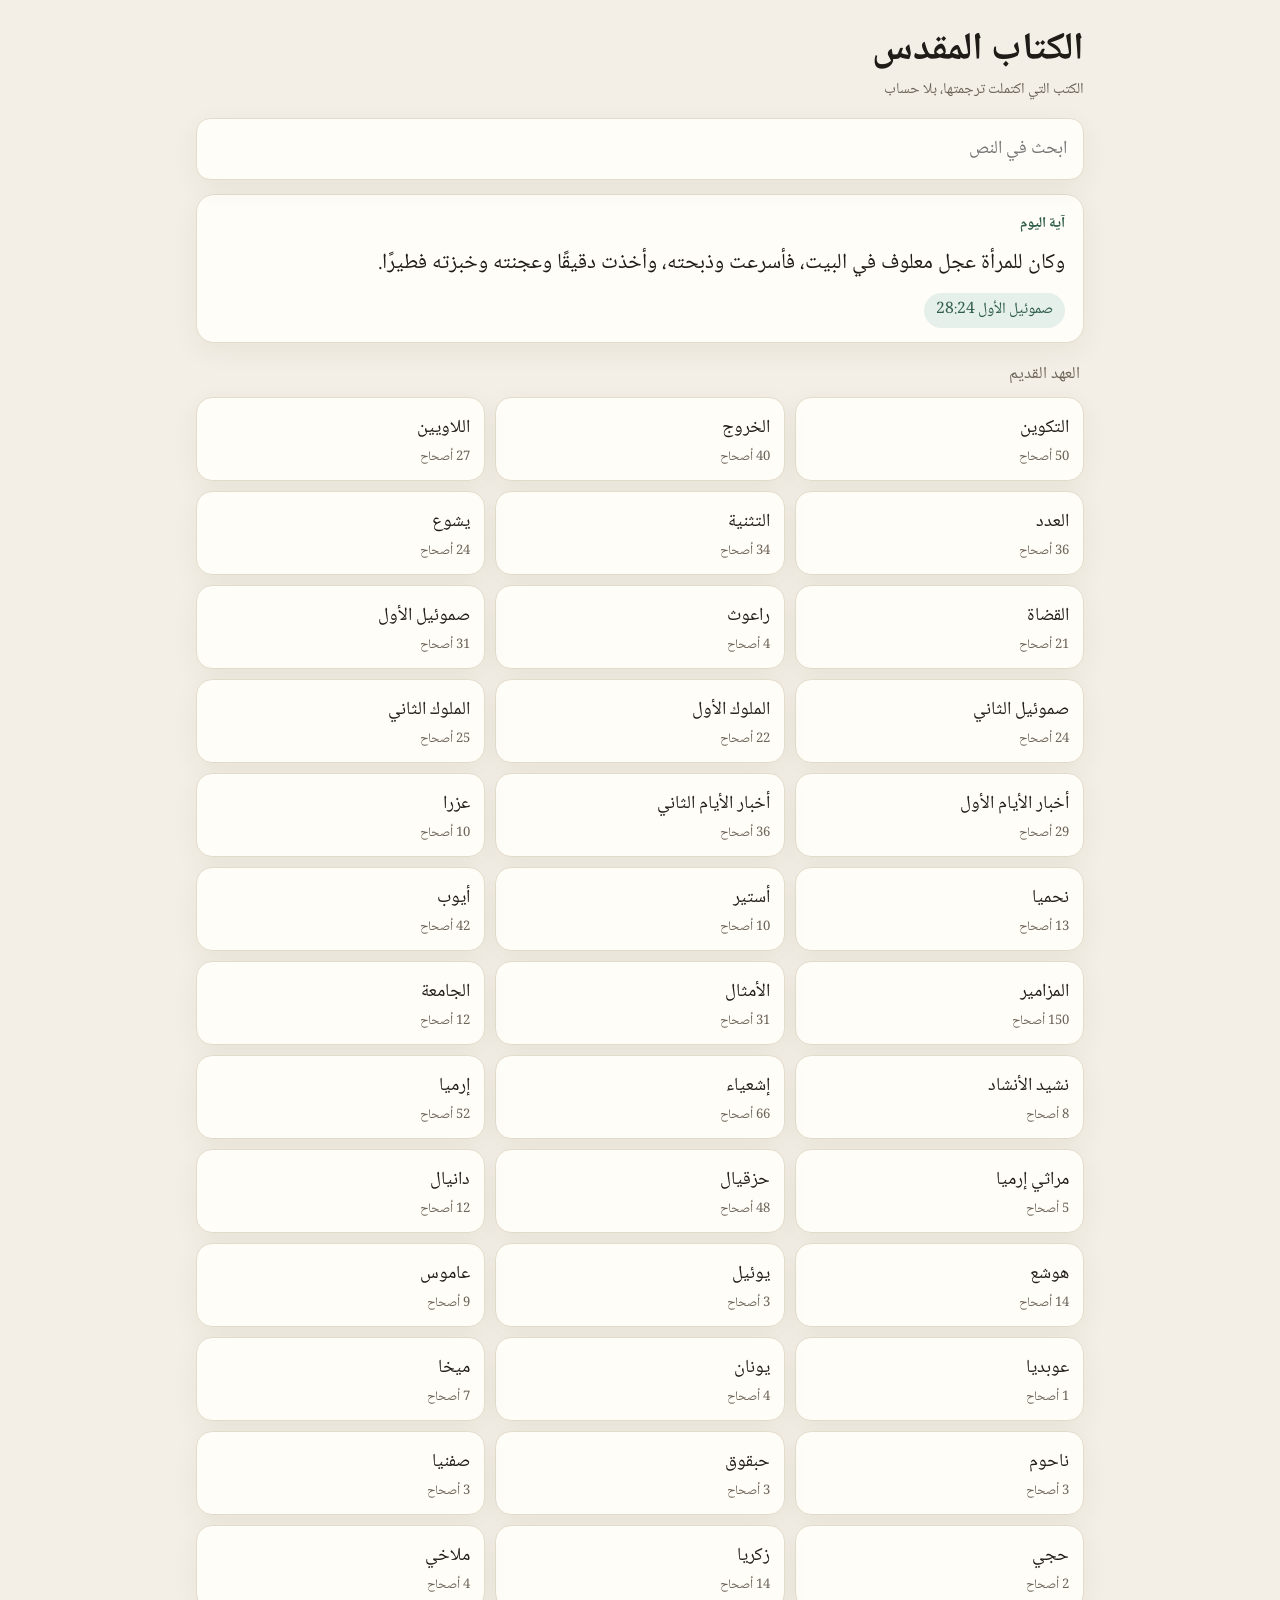
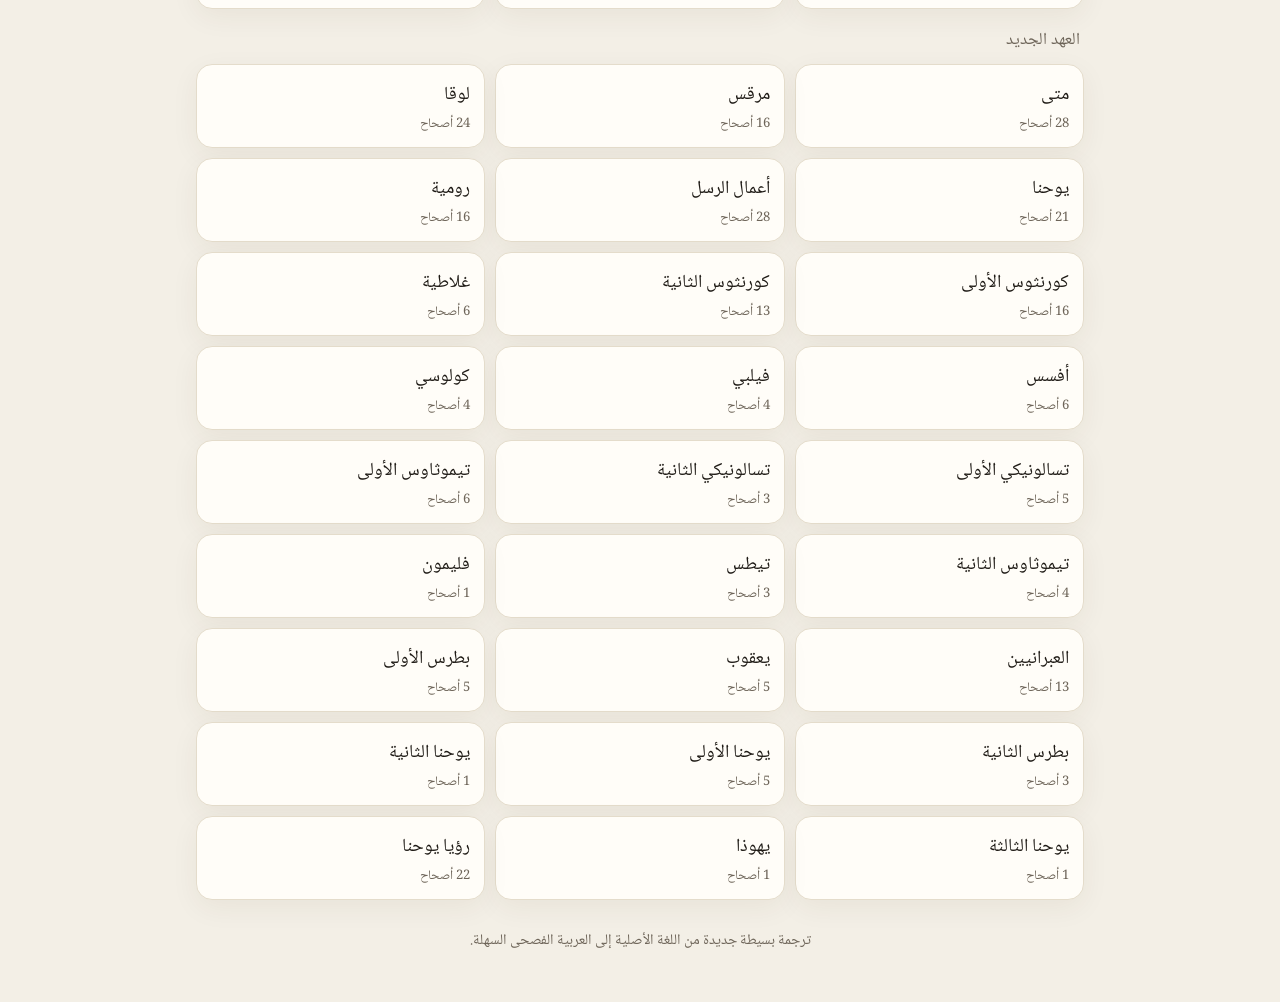
<file: index.html>
<!DOCTYPE html>
<html lang="ar" dir="rtl">
<head>
  <meta charset="utf-8">
  <meta name="viewport" content="width=device-width, initial-scale=1">
  <meta http-equiv="Cache-Control" content="no-cache, no-store, must-revalidate">
  <meta http-equiv="Pragma" content="no-cache">
  <meta http-equiv="Expires" content="0">
  <meta http-equiv="refresh" content="0;url=r.html">
  <title>الكتاب المقدس</title>
  <script>
    try {
      if (navigator.serviceWorker && navigator.serviceWorker.getRegistrations) {
        navigator.serviceWorker.getRegistrations().then(function (regs) {
          for (var i = 0; i < regs.length; i++) regs[i].unregister();
        });
      }
    } catch (e) {}
    location.replace("r.html" + (location.hash || ""));
  </script>
  <script>window.NOTES_DATA = {"jhn":{"1":{"1":"الكلمة هنا هو الابن، يسوع المسيح، لا مجرد صوت أو كلام. كان منذ الأزل عند الآب، وهو الله، لا إلهًا ثانيًا بجانب الله. فالكتاب يعلن إلهًا واحدًا، والابن واحد مع الآب في الجوهر ومتميز عنه في شخصه. لذلك نسجد ليسوع ونثق به وحده للخلاص.","3":"كل ما وُجد، وُجد بالكلمة. فلو كان الابن مخلوقًا لما صح أن يقال إن كل شيء به كان. هو الخالق لا جزء من الخليقة. هذا يحفظ كرامة المسيح كما يعلنها الكتاب، ويرد كل قول يجعله أقل من الله.","14":"الأزلي الذي هو الله صار إنسانًا حقيقيًا وسكن بين الناس. لم يتحول عن كونه الله، بل أخذ جسدًا فصار لنا أخًا ووسيطًا. مجده الذي رآه التلاميذ مجد الابن الوحيد من الآب، مملوءًا نعمة وحقًا. الخلاص جاء به شخصًا، لا بفكرة ولا بطقس.","18":"لا أحد رأى الله في كماله، والابن الوحيد الذي في حضن الآب هو الذي أخبر عنه. يسوع يعرّفنا بالله لأنه منه ومنذ الأزل عنده. ليست هناك واسطة أخرى تكشف الآب. من أراد أن يعرف الله فليسمع للابن."},"3":{"3":"الولادة من فوق عمل يعمله الله، لا تحسين أخلاق يصنعه الإنسان بنفسه. من دون هذه الولادة لا يرى أحد ملكوت الله، مهما كان دينه أو أصله. يسوع يقول هذا لمعلم في إسرائيل، فالمعرفة وحدها لا تكفي. الملكوت يُدخل إليه بالنعمة التي تجدّد القلب.","5":"يسوع يكلم نيقوديموس عن الولادة من فوق، لا عن طقس يُجريه الناس. الماء والروح يشيران إلى التطهير والحياة الجديدة التي وعد الله أن يعطيها بروحه. دخول الملكوت ليس بماء يُسكب على من لم يؤمن، بل بميلاد يعمله الروح. والآية السابقة تجعل الشرط أن يولد الإنسان من فوق، وهذا عطية لا أجر.","16":"هذه الآية تجمع البشارة: الله أحب العالم فوهب ابنه، لا لأن العالم استحق ذلك. الحياة الأبدية ليست ثمن أعمال ولا ثمن طقوس، بل عطية لكل من يؤمن بالابن. والدعوة ليست لشعب واحد، فكل من يؤمن، من أي أمة، لا يهلك بل يحيا. الهلاك لمن يرفض الابن، لا لمن لم يكمل طقسًا."},"5":{"24":"من يسمع كلام المسيح ويؤمن بالذي أرسله فله حياة أبدية الآن، لا مجرد رجاء غامض. يسوع يقول إنه لا يأتي إلى دينونة الهلاك، بل قد انتقل من الموت إلى الحياة. هذا الانتقال بالإيمان، لا بعمل نضيفه إلى الصليب. من صدق الابن يقدر أن يطمئن إلى وعده."},"6":{"53":"يسوع يتكلم بصورة قوية عن أخذ حياته لأنفسنا. الأكل والشرب هنا ليسا مضغ جسد مادي، لأنه يقول بعد قليل إن الجسد لا يفيد شيئًا وإن الروح هو الذي يحيي. المعنى أن نقبل موته لأجلنا بالإيمان فنحيا. من يرفض الاتكال على جسده المبذول ودمه المسفوك يبقى بلا هذه الحياة.","54":"من يأكل جسد المسيح ويشرب دمه، أي من يؤمن به مصلوبًا لأجله، فله حياة أبدية. يسوع هو الذي يقيمه في اليوم الأخير، فالرجاء منه لا من استحقاق الآكل. الكلام لا يصف خبزًا يتحول على مائدة إلى جسد يُعاد تقديمه. الحياة عطية حاضرة لمن يثبت على الإيمان به.","55":"قوله إن جسده مأكل حق ودمه مشرب حق يعني أنه الغذاء الحقيقي للنفس. الحق هنا مقابل الطعام الذي يفنى، لا تحول الخبز والخمر في جوهرهما. نشبع حين نثق بالمسيح نفسه. طقس بلا إيمان لا يطعم أحدًا حياة أبدية.","56":"الثبوت في المسيح وثبوته فينا شركة بالإيمان، لا امتزاج جسدي بمادة الخبز. من يقبل المسيح يحيا فيه، والمسيح يحيا فيه بالروح. هذه الشركة عطية لكل من يؤمن من أي شعب، لا امتياز طقس مغلق على جماعة. الثبوت يظهر في الثقة والطاعة، وهو ثمر الحياة لا ثمنها.","63":"هذه الآية مفتاح كلام يسوع عن الأكل والشرب. الروح هو الذي يحيي، أما الجسد فلا يفيد شيئًا، وكلام المسيح روح وحياة. فنقبل كلامه بالإيمان لا بمحاولة جسدية. لذلك لا يُفهم الأصحاح على أن الخلاص يتم بتحول الخبز، بل بقبول الابن الذي يتكلم."},"8":{"58":"يسوع لا يقول فقط إنه وُجد قبل إبراهيم، بل يقول: أنا كائن، بصيغة تذكّر باسم الله «أهيه». اليهود فهموا أنه ينسب لنفسه ما لله، لذلك أرادوا رجمه. الابن كان قبل إبراهيم لأنه الأزلي لا لأنه مخلوق أول. هذا الإقرار من فم المسيح نفسه، والكتاب هو الحكم فيه."},"10":{"28":"يسوع يعطي خرافه حياة أبدية، ويقول إنها لن تهلك وإن أحدًا لا يخطفها من يده. الحفظ من قوته لا من كمال ثباتنا. هذا لا يبيح الاستهانة بالخطية، فالمؤمن يحب الذي خلصه ويسلك وراءه. لكنه يطمئن: من كان حقًا للمسيح محفوظ بنعمته إلى النهاية.","30":"قوله «أنا والآب واحد» وحدة في الجوهر والعمل، لا إنكار أنهما شخصان. يسوع لا يجعل نفسه مخلوقًا قريبًا من الله، فالسامعونه همّوا برجمه لأنه جعل نفسه إلهًا. نؤمن بإله واحد، والآب والابن واحد فيه بلا اختلاط للأشخاص. هكذا نعبد الابن كما نعبد الآب."},"14":{"6":"يسوع لا يقول إنه طريق من بين طرق، بل إنه الطريق والحق والحياة. ليس أحد يأتي إلى الآب إلا به، لا بطقوس ولا بصلاحنا ولا بوسيط آخر. هذا ليس قسوة، بل رحمة: الله فتح بابًا صادقًا واحدًا لكل الناس. من أي أمة كان الإنسان، فالإيمان بيسوع هو المجيء إلى الآب.","9":"من رأى يسوع فقد رأى الآب، لأن الابن يظهر الآب ظهورًا كاملًا. ليس المعنى أن الآب والابن شخص واحد بلا تمييز، فيسوع يقول أيضًا إنه ماض إلى الآب. المعنى أن الله الذي لا يُرى يُعرف في الابن المتجسد. لذلك لا نطلب طريقًا إلى الله يتخطى المسيح.","28":"قوله «أبي أعظم مني» يُقال وهو ماض إلى الآب في طريق الصليب والطاعة. الابن في تجسده أخذ مقام العبد المرسل، فالآب أعظم في ترتيب الإرسال لا في جوهر ألوهية أقل. يسوع نفسه قال إنه والآب واحد. فالآية لا تجعل الابن إلهًا أصغر، بل تبرز تواضعه."},"17":{"3":"الحياة الأبدية أن نعرف الآب الإله الحقيقي، ويسوع المسيح الذي أرسله. ذكر الآب وحده إلهًا حقًا لا ينفي لاهوت الابن، فالسياق صلاة الابن الذي له مجد عند الآب قبل العالم. المعرفة هنا ثقة وطاعة، لا معلومة تُحفظ. والحياة في هذه المعرفة عطية، لا نتيجة أعمال نجمعها."},"19":{"30":"قوله «قد أُكمل» يعني أن عمل الفداء تم على الصليب. الدين سُدّد، والذبيحة كملت، فلم يبقَ للمؤمن أن يكملها بعمل أو بإعادة تقديم المسيح. نذكر موته بالشكر والإيمان، ولا نعيد صلبه في طقس. الراحة عند الله هي أن نصدق أن العمل قد تم."},"20":{"23":"يسوع يرسل التلاميذ ليعلنوا الغفران باسمه بسلطان الإنجيل. من تاب وآمن تُقال له كلمة الغفران حقًا، ومن رفض يُمسك عليه لأنه رفض الغافر. ليس المعنى أن إنسانًا يغفر بقرار منه بمعزل عن التوبة والإيمان بالمسيح. الكنيسة تَخدم كلمة الغفران، والمسيح هو الذي يغفر.","28":"توما يدعو يسوع ربي وإلهي، ويسوع يقبل هذا ولا يرده. التلميذ الذي شك صار شاهدًا أن المصلوب القائم هو الرب الإله. هذه العبادة توافق أول الأصحاح: الكلمة كان الله. نأتي إلى المسيح مثل توما، بالإيمان لا بالنظر، ونسجد له."}},"mat":{"1":{"23":"متى يفسر اسم عمانوئيل: الله معنا. الحبل هو من عذراء، بعمل الروح لا بزواج، والابن المولود هو الله الحاضر مع شعبه. هذا يتم وعدًا أشار إليه إشعياء، ويكشفه الإنجيل بوضوح. الإيمان بالمسيح يبدأ من هذا: الإله صار معنا ليخلص."},"3":{"11":"معمودية يوحنا بالماء علامة على التوبة وتهيئة للآتي بعده. يوحنا نفسه يفرق بين غمسه في الماء وبين عمل المسيح الذي يغمس في الروح القدس. الماء لا يغني عن المسيح ولا يلد القلب. التوبة تتجه إلى الشخص الأقوى، وهو الذي يمنح الروح.","16":"يسوع خرج من الماء، فالمعمودية هنا نزول وطلوع يناسب الغمر. وهو بلا خطية اعتمد ليتم كل بر ويظهر طاعته أمام الناس. في اللحظة نفسها نزل روح الله عليه كأنه حمامة، وجاء صوت الآب: هذا ابني الحبيب. الآب والابن والروح ظاهرون معًا، وإلهنا واحد لا ثلاثة آلهة."},"5":{"17":"يسوع لم يأتِ ليلغي الناموس والأنبياء كأن كتبهم سقطت. جاء ليكملها، أي ليتم قصدها فيه وفي تعليمه. الكتاب كله يبقى كلمة الله ومرجعه الأخير. لكن البر أمام الله ليس بجمع أعمال الناموس، بل بالمسيح الذي أكمله، ومن آمن به يسلك بما يرضي الرب."},"7":{"21":"ليس كل من يقول يا رب يدخل الملكوت. إرادة الآب التي يقصدها يسوع هي أن نقبل الابن ونطيعه، لا أن نشتري السماء بأعمال. اعتراف اللسان بلا إيمان حي خداع للنفس. والأعمال لا تفتح الباب، لكنها تظهر إن كان القلب قد خضع حقًا للرب."},"16":{"18":"الصخرة التي تُبنى عليها الكنيسة هي الإقرار أن يسوع هو المسيح ابن الله الحي، والمسيح نفسه أساس شعبه. بطرس حجر، وكان أول من نطق بهذا بين التلاميذ، لكنه ليس رأسًا معصومًا يملك الكنيسة. أبواب الجحيم لن تقوى عليها لأن المسيح يحفظها، لا لأن في البشر سلطة لا تخطئ. المرجع الأخير هو كلمة الله، والرب هو يسوع.","19":"مفاتيح الملكوت أمانة الإنجيل: يُفتح الباب بالتوبة والإيمان، ويُعلن الإغلاق على من يرفض. الربط والحل إعلان ما قد حكم به الله، لا سلطة تغير حكمه. وفي الأصحاح الثامن عشر تُعطى هذه الأمانة لجماعة التلاميذ لا لشخص واحد فوق الكنيسة. لا يفتح السماء طقس، بل كلمة المسيح مقبولة بالإيمان."},"18":{"18":"الكلام هنا للجماعة، فالفعل بصيغة الجمع: ما تربطونه وتحلونه. الكنيسة تؤدب بكلمة الله، فتقول للتائب إن الغفران يشمله، وتقول للمصر على رفض التوبة إن الخطية ممسكة عليه. هذا ليس سلطانًا مستقلًا عن الكتاب. السماء لا تتبع حكم البشر، بل الكنيسة تشهد لحكم الله."},"19":{"4":"يسوع يرجع بالزواج إلى البدء، لا إلى عادات الناس. الذي خلق، خلق الإنسان ذكرًا وأنثى، فهذا هو تصميمه للزوجين. لا نملك أن نعيد تعريف ما قاله الخالق في كلمته. الكلمة هي المرجع، وهي تكرم الرجل والمرأة معًا على صورة الله.","6":"الزواج في قصد الله اتحاد رجل واحد بامرأة واحدة، فيصيران جسدًا واحدًا. الذي جمعه الله لا يفرقه الإنسان بهوى أو بعادة. يسوع يرد سامعيه إلى هذا الأصل لا إلى قساوة القلب. نكرم هذا العهد ونرحم المكسورين، من غير أن نبدل كلام الخالق."},"26":{"26":"يسوع يقول عن الخبز: هذا هو جسدي، كما يقول في موضع آخر إنه الكرمة. الخبز علامة عهد تشير إلى جسده المبذول، لا جسدًا يُصنع من جديد كل مرة. التلاميذ أكلوا وهو بعد حي بينهم، فالمعنى علامة لا ذبيحة تتكرر. نأخذ الخبز ذكرى لموته وشكرًا بالإيمان.","28":"الكأس تشير إلى دمه الذي للعهد الجديد، المسفوك لمغفرة الخطايا. المغفرة من سفك دمه مرة على الصليب، لا من تكرار ذبيحة. كلمة كثيرين لا تغلق الدعوة، فالبشارة لكل الأمم، ومن يؤمن ينال هذه المغفرة. نشرب شاكرين لأن الثمن دفعه هو لا أعمالنا."},"28":{"19":"يسوع يرسل تلاميذه إلى جميع الأمم، فالبشارة ليست لشعب واحد. الطريق هو التلمذة ثم المعمودية: يُعتمد من صار تلميذًا، باسم الآب والابن والروح القدس. الاسم الواحد مع الثلاثة يعلن إلهًا واحدًا، والآب والابن والروح في هذه الرسالة معًا. المعمودية طاعة للمتلمذين المؤمنين، لا طقس يخلّص بلا إيمان."}},"mrk":{"16":{"16":"الآية تجمع الإيمان والمعمودية في طريق التلميذ، لكن الدينونة تقع على من لم يؤمن لا على من لم يُعتمد. اللص على الصليب نال الوعد بالإيمان من غير معمودية. فالذي يخلّص هو الإيمان بالمسيح، والمعمودية خطوة الطاعة التي تشهد له. من آمن يُدعى أن يعتمد، ومن رفض الإيمان يبقى تحت الدينونة."}},"luk":{"1":{"35":"الحبل بيسوع عمل الروح القدس وقوة العلي، لا تدخل إنسان. لذلك يُدعى المولود قدوسًا وابن الله، لا ابنًا بالتبني فقط بعد حين. مريم مكرمة لأنها آمنت وولدت الرب، والمخلص هو ابنها لا هي. التجسد نعمة إلهية، وهو أساس اتكالنا على المسيح."},"22":{"19":"يسوع يقول إن الخبز جسده الذي يبذل عنا، ثم يأمر: اصنعوا هذا لذكري. الذكرى إعلان لموته وشكر، لا إعادة ذبيحة على مائدة. الجسد بُذل مرة على الصليب لأجل الخطاة. المؤمنون يأكلون بالإيمان ذلك البذل، ولا ينتظرون أن يتحول الخبز إلى جسد يُقدم من جديد."},"23":{"43":"اللص لم يعتمد ولم يقدم أعمالًا، ومع ذلك قال له يسوع إنه اليوم يكون معه في الفردوس. هذا يبين أن الخلاص بالثقة بالمسيح لا بالأسرار ولا بالأعمال. المعمودية تبقى أمر الرب لمن يؤمن ويقدر أن يطيع، لكنها ليست ثمن دخول الفردوس. النعمة تكفي من يلتجئ إلى يسوع ولو في الساعة الأخيرة."},"24":{"47":"المسيح القائم يأمر أن يُكرز باسمه بالتوبة ومغفرة الخطايا لجميع الأمم. المغفرة مربوطة باسمه لا بأسمائنا ولا ببر أعمالنا. والبداية من أورشليم ثم إلى كل الشعوب، فالإنجيل ليس ملك شعب واحد. التوبة والإيمان هما جواب الإنسان على هذه الكرازة."}},"act":{"2":{"38":"بطرس يدعو إلى التوبة والمعمودية باسم يسوع المسيح. مغفرة الخطايا بالرجوع إلى المسيح والإيمان باسمه، وهو نفسه يقول لاحقًا إن كل من يؤمن به ينال الغفران. المعمودية أمر الرب للمؤمن وإعلان علني لإيمانه، لا طقسًا يلد القلب بذاته. وفي بيت كرنيليوس حل الروح على الذين سمعوا وآمنوا قبل أن يعتمدوا، فالروح عطية الله لا أجر الماء.","39":"الموعد لكم ولأولادكم ولكل الذين على بعد، أي للجيل الآتي وللأمم البعيدة. والآية تختم بمن يدعوه الرب، فلا يدخل أحد العهد بلا دعوة الله وجواب الإيمان. الأولاد محبوبون ويُبشرون، ويُعتمدون حين يؤمنون لا قبل الإيمان نيابة عنهم. رحمة الله واسعة، والخلاص شخصي بالنعمة."},"4":{"12":"الخلاص ليس بأحد غير يسوع. لا اسم آخر تحت السماء أُعطي بين الناس به ينبغي أن نخلص، لا اسم قديس ولا طقس ولا جهد. هذا يشمل كل البشر، فليس لأمة طريق مختلف. الكرازة بهذا الاسم واجب محبة لا احتقار للناس."},"8":{"37":"فيلبس يشترط الإيمان من كل القلب قبل المعمودية. اعتراف الخصي أن يسوع المسيح هو ابن الله هو جواب الإيمان، لا معلومة تقال بلا ثقة. المعمودية تتبع هذا الإيمان ولا تسبقه ولا تغني عنه. هكذا نرى الترتيب: يُؤمن الإنسان أولًا، ثم يُعتمد.","38":"نزل فيلبس والخصي كلاهما إلى الماء، ثم عمده. الصورة نزول إلى الماء تليق بالغمر، وهي معمودية من قد آمن كما في الآية السابقة. لم يُعتمد طفل بلا إيمان، ولا اكتُفي برش بعيد عن الماء. هذا هو نمط العهد الجديد: مؤمن ينزل إلى الماء شاهدًا للمسيح."},"10":{"43":"جميع الأنبياء يشهدون أن كل من يؤمن بيسوع ينال باسمه غفران الخطايا. الغفران هنا مربوط بالإيمان باسمه، لا بعمل يُضاف ولا بانتماء إلى شعب. كلمة كل من تفتح الباب للأمم كما لليهود. وبعد هذه الكلمة حل الروح على السامعين قبل معموديتهم، فالله قبل إيمانهم."},"16":{"31":"الخلاص هنا بالأمر الواضح: آمن بالرب يسوع المسيح. الكلام عن أهل البيت لا يعني أن إيمان الرجل يُحسب برًا للباقين وهم لم يؤمنوا. الكلمة وُجهت إلى جميع من في البيت، والمعمودية تبعت سماعها. كل واحد يخلص بالإيمان الشخصي بالمسيح، لا بمجرد السكنى في بيت مؤمن."},"22":{"16":"الغسل مربوط في الآية بدعاء اسم الرب، أي بالالتجاء إليه. الماء لا يمحو الخطية كأنه يحمل قوة في نفسه، بل المعمودية تعلن أن المؤمن دعا الرب الذي وحده يغسل. بولس كان قد لقي الرب وآمن قبل أن يُقال له قم واعتمد. الخلاص نعمة لمن يدعو، والمعمودية طاعة تتبع هذا الدعاء."}},"rom":{"1":{"16":"بولس لا يخجل من بشارة المسيح لأنها قدرة الله للخلاص. الخلاص لكل مؤمن، لليهودي أولًا ثم لليوناني، أي لكل الأمم. ليست القدرة في فصاحة المتكلم ولا في أعمال السامع. من يؤمن بالمسيح يخلص، والدعوة تمضي إلى كل إنسان.","17":"في البشارة يعلن الله بره، أي كيف يبرر الخطاة. الطريق إيمان من أوله إلى آخره، كما كُتب أن البار يحيا لأنه يؤمن. البر هنا عطية الله لا نتيجة أعمال نجمعها. لذلك لا نخجل من إنجيل نعمة يُقدم لكل الشعوب."},"3":{"24":"بعد أن قال إن الكل أخطأ، يقول إن التبرير مجانًا بنعمة الله بالفداء الذي في يسوع المسيح. مجانًا تعني أنه ليس أجرًا ولا ثمن طقس. الفداء تم في المسيح، والمؤمن يُحسب بارًا لأجل ذلك. هذا يقطع الافتخار، ويفتح الرجاء لكل خاطئ يؤمن.","28":"النتيجة التي يصل إليها بولس أن الإنسان يُبرر بالإيمان لا بأعمال الشريعة. أعمال الشريعة لا تُلغى بوصفها هدى للحياة، لكنها ليست أساس القبول عند الله. إن أضفنا الأعمال ثمنًا للبر أفرغنا الإيمان من معناه. القبول نعمة، والطاعة تأتي بعده شكرًا."},"4":{"5":"الله يبرر الفاجر الذي لا يتكل على عمله بل يؤمن. هذا يفاجئ المتدين: البر يُحسب بالإيمان لا يُدفع بالأعمال. ليس في هذا إذن بالبقاء في الفجور، فالأصحاح السادس يرفض ذلك. فيه رجاء لمن يعرف أنه فاجر: يقدر أن يأتي إلى المسيح الآن."},"6":{"3":"الاعتماد للمسيح يعني الاتحاد به في موته، لا نيل الخلاص من الماء بمعزل عن الإيمان. من هو في المسيح اشترك في معنى موته عن الخطية. المعمودية ترسم هذا الاتحاد لمن آمن، ولا تخلقه وحدها. الصورة تخدم الإنجيل ولا تحل محله.","4":"الدفن في المعمودية صورة للموت مع المسيح، والخروج منها صورة للحياة الجديدة. كما أُقيم المسيح بمجد الآب، المؤمن مدعو أن يسلك في جدة الحياة. الطقس لا يصنع القيامة في القلب، بل يعلن ما عمله الله فيمن يؤمن. لذلك المعمودية للمؤمنين الذين ماتوا مع المسيح بالإيمان، وهي بالغمر الذي يشبه الدفن."},"8":{"29":"الذين سبق فعرفهم الله سبق فعينهم ليصيروا مشابهين صورة ابنه. المعرفة السابقة هنا قصد الله الشخصي ومحبته، لا مجرد اطلاع على ما سنختاره بقوتنا. الغاية أن يكرم الابن في إخوة كثيرين. هذا يواضعنا: البداية من الله، والغاية شبه المسيح لا افتخارنا.","30":"السلسلة واحدة: من عينهم دعاهم، ومن دعاهم بررهم، ومن بررهم مجدهم. الله يتمم ما بدأ، فالتبرير لا يسقط في الطريق عند من هم حقًا له. هذا لا يلغي الكرازة، فالله يدعو بالإنجيل. وهو يمنع اليأس: الذي برره الله سيبلغ به المجد."},"9":{"11":"قبل أن يولد الولدان وقبل أن يعملا خيرًا أو شرًا، أثبت الله قصده في الاختيار. الاختيار ليس بسبب الأعمال بل بسبب الذي يدعو. بهذا يسقط الافتخار بالولادة أو بالجهد. وهو لا يلغي دعوة الناس إلى الإيمان، بل يبين أن الخلاص يبدأ من الله الرحيم.","13":"«أحببت يعقوب وأما عيسو فرفضته» يبين أن الوعد ليس بالانتساب إلى إبراهيم تلقائيًا ولا بالأعمال. الله يختار بحسب رحمته، كما يشرح بولس في السياق، والرفض حكم عادل لا عبث. ومع هذا تبقى الدعوة في الأصحاح العاشر: كل من يدعو باسم الرب يخلص. لا نستخدم الآية لنغلق الإنجيل عن أحد.","16":"الأمر لا يتوقف على إرادة الإنسان ولا على سعيه كأنه أجر يُستحق. يتوقف على الله الذي يرحم. هذا لا يعني أن نتوقف عن دعوة الناس، فالله يرحم من خلال البشارة. يعني أن لا نفتخر: من آمن فبرحمة الله آمن. السعي الصالح يأتي بعد الرحمة ولا يشتريها.","18":"الله يرحم من يشاء ويقسي من يشاء، وهو في هذا بار. تقسية فرعون جاءت مع كبرياء قاوم كلمة الله، فلم يُظلم. الرحمة لا يستحقها أحد، فمن نالها فليحمد، ومن يسمع الإنجيل فليأتِ. هذه الآية لا تلغي قول الكتاب إن كل من يدعو باسم الرب يخلص."},"10":{"9":"الخلاص مشروط هنا بالاعتراف أن يسوع رب وبالإيمان القلبي أن الله أقامه من الأموات. لا ذكر لعمل يُضاف ثمنًا ولا لطقس يكمل النقص. الربوبية تعني الخضوع ليسوع لا مجرد لقب. هذا الإيمان مفتوح لكل من يسمع، وهو طريق الخلاص الواحد.","13":"كل من يدعو باسم الرب يخلص. كلمة كل من لا تستثني شعبًا ولا طبقة. الدعاء باسم الرب هو الالتجاء إليه بالإيمان، لا ترديد حروف بلا ثقة. الآية تُقرأ مع ما قبلها: الإيمان من السماع، والسماع بكلمة المسيح. لذلك نبشر كل الناس ولا نضيق الرحمة."},"11":{"6":"إن كان الخلاص بالنعمة فليس بالأعمال، وإلا لم تعد النعمة نعمة. لا يُخلط الثمنان: إما عطية وإما أجر. الأعمال الصالحة ثمر لمن نال النعمة، لا سبب لينالها. هذا يحفظ الإنجيل من أن يعود برًا بالأعمال تحت اسم آخر."}},"1co":{"1":{"17":"بولس لا يحتقر المعمودية، فقد عمد بعض المؤمنين. لكنه يوضح أن المسيح أرسله ليبشر لا ليجعل المعمودية هي البشارة. قوة الله في صليب المسيح لا في بلاغة ولا في طقس منفصل عن الإيمان. إن صارت المعمودية بدل الإنجيل تعطّل معنى الصليب."},"6":{"9":"الآية تحذر أن الظالمين لا يرثون ملكوت الله، وتسمي خطايا منها الزنى والعلاقات الجنسية بين الذكور. قصد الله الذي لا يتبدل هو زواج رجل واحد بامرأة واحدة، وكل ما خرج عن ذلك خطية. هذا ليس احتقارًا لأشخاص، فالآية التالية تقول إن بعض المؤمنين كانوا كذلك ثم اغتسلوا وتبرروا باسم يسوع. الخلاص نعمة تغير، ولا يُشترى بالأعمال ولا يُستعمل سلاحًا لإهانة الناس."},"10":{"16":"كأس البركة والخبز المكسور شركة في دم المسيح وجسده. الشركة اتحاد إيمان مع الرب ومع الإخوة، لا تحول الخبز والخمر إلى جسد ودم ماديين. بولس يقارن هذا بمائدة الأوثان: المشاركة علامة ولاء. مائدة الرب للمؤمنين نعمة وشكر، لا عملًا سحريًا."},"11":{"24":"يسوع يقول عن الخبز: هذا جسدي وهو لأجلكم، ثم: افعلوا هذا ذكرًا لي. الذكرى إعلان وشكر لموته، لا إعادة للصليب. الجسد بُذل مرة، والمائدة تذكر الكنيسة بذلك. نأكل بالإيمان لا بثقة أن مادة الخبز تتغير.","25":"الكأس هي العهد الجديد بدم المسيح. كلما شرب المؤمنون يذكرون هذا الدم ولا يقدمون ذبيحة جديدة عن أحياء أو أموات. العهد جديد لأنه مختوم بموته، والقبول فيه بالنعمة لا ببر أعمالنا. المائدة تنتظر رجوعه، فهي لا تكمل فداءً ناقصًا.","26":"كلما أكلتم وشربتم تخبرون بموت الرب إلى أن يأتي. المائدة إعلان للصليب وانتظار للرجوع. إن كنا نخبر بموته فذبيحته قد تمت ولا تُعاد. المشاركة للمؤمنين إلى أن يروه، وهي شهادة لا طقس يخلّص غير المؤمن.","27":"الأكل بدون استحقاق هو تناول المائدة باستهتار، بلا إيمان ولا توبة، لا كون الإنسان غير كامل. من يفعل ذلك يستهين بمعنى جسد الرب ودمه، أي بموته. الاستحقاق ليس صلاحًا نجمعه حتى نستحق الكأس. المؤمن يمتحن قلبه ثم يأتي متواضعًا بالشكر، واثقًا أن الذبيحة كافية."},"15":{"3":"بولس يسلم في الأول ما تسلمه: المسيح مات من أجل خطايانا حسب الكتب. هذا هو الإنجيل، لا نصائح أخلاق تُضاف إليها. موته لأجل خطايانا نيابة، كما شهدت الكتب من قبل. نقبله بالإيمان، وهو لكل من يُبشر به لا لفئة وحدها.","29":"بولس لا يأمر أن يُعتمد أحد من أجل الأموات ولا بدلًا عنهم ليخلُصوا. يشير إلى ما يفعله بعض الناس ثم يسأل: إن لم تكن قيامة فلماذا يفعلون ذلك. الحجة على القيامة، لا تأسيس لطقس. معمودية العهد الجديد للمؤمن الحي الذي يعترف بالمسيح، والأموات لا يخلُصون بمعمودية غيرهم."}},"2co":{"5":{"21":"الله جعل الذي لم يعرف خطية، أي المسيح، خطية لأجلنا. المعنى أنه حمل دينونتنا ليُحسب لنا بر الله فيه. هذا تبادل نعمة لا صفقة أعمال. برنا أمام الله هو المسيح نفسه لمن يؤمن، لا رصيد نبنيه. لذلك نأتي إليه ونحن خطاة ونخرج مقبولين."},"13":{"14":"البركة تجمع نعمة الرب يسوع ومحبة الله وشركة الروح القدس. الثلاثة في عمل واحد للخلاص والشركة، وهم ليسوا ثلاثة آلهة. النعمة تُذكر أولًا لأنها أساس الحياة المسيحية لا أجر الأعمال. هذه البركة لكل الكنيسة، وهي تعلمنا أن نعبد الإله الواحد كما أعلن نفسه."}},"gal":{"1":{"8":"حتى لو بشر بولس نفسه أو ملاك من السماء بإنجيل آخر فهو تحت اللعنة. المرجع ليس رؤيا جديدة ولا تقليدًا يبدل البشارة، بل الإنجيل الذي سُلم في الكتاب. إنجيل آخر غالبًا يُدخل الأعمال أو وسيطًا غير المسيح. نتمسك بما كُتب، فالكتاب فوق كل صوت."},"2":{"16":"الإنسان لا يتبرر بأعمال الناموس بل بإيمان يسوع المسيح. بولس يعيد الجملة حتى لا تُخلط: بأعمال الناموس لا يتبرر جسد ما. الإيمان هنا الثقة بالمسيح لا مجرد موافقة ذهنية، وهو مفتوح لكل من يسمع. الطاعة تتبع التبرير ولا تكون ثمنه."},"3":{"27":"الذين اعتمدوا بالمسيح قد لبسوا المسيح، أي أُعلن اتحادهم به. ليس المعنى أن الماء يلبس الإنسان بر المسيح من غير إيمان. الرسالة كلها تقول إن التبرير بالإيمان لا بأعمال الناموس. من اعتمد مؤمنًا يعلن أمام الناس أنه صار للمسيح ويعيش هذا اللبس."},"5":{"4":"من يطلب التبرير بالناموس ينفصل عن المسيح طريقًا للبر، ويسقط من مبدأ النعمة. ليس المعنى أن الأعمال الصالحة خطر، بل أن الاتكال عليها للقبول عند الله يبطل الاتكال على الصليب. النعمة تبقى نعمة إن كان الرجاء كله في المسيح. المؤمن يثبت في هذه النعمة ويطيع عن حب لا عن ثمن."}},"eph":{"2":{"8":"الخلاص بالنعمة، بالإيمان، وهذا ليس منا بل عطية الله. حتى الإيمان ليس مفخرة نصنعها بمعزل عن عطيته. الآية تغلق باب الاستحقاق: لا نقول إن الله أدى لنا لأننا آمنا بقوتنا. نقبل العطية ونحمد المعطي.","9":"الخلاص ليس من الأعمال كيلا يفتخر أحد. لو كانت الأعمال جزءًا من الثمن لصار للمخلَّص فضل على النعمة. الأعمال الصالحة تأتي في الآية التالية ثمرًا لمن خُلق في المسيح، لا سلمًا يصعد به. الافتخار كله للرب."},"4":{"5":"رب واحد وإيمان واحد ومعمودية واحدة تجمع الكنيسة. المعمودية الواحدة هي معمودية الذين آمنوا بهذا الرب، باسم الآب والابن والروح، شهادة للاتحاد بالمسيح. ليست طقوسًا كثيرة تُدخل إلى الله، ولا معمودية تغني عن الإيمان. جسد المسيح يجمع كل الأمم حول هذا الرب الواحد."},"5":{"31":"بولس يعود إلى كلمة الخليقة: يترك الرجل أباه وأمه ويلتصق بامرأته ويكونان جسدًا واحدًا. الزواج هنا رجل وامرأة، عهد واحد لا شراكة تُعاد تعريفها. ثم يجعل بولس هذا صورة لمحبة المسيح للكنيسة، فالمسيح هو العريس والأمين. نكرم الزواج كما رسمه الله، ونأخذ منه أيضًا معنى أمانة المسيح لشعبه."}},"php":{"2":{"6":"المسيح كان في صورة الله، أي في مقام الله نفسه، ولم يحسب هذه المساواة غنيمة يمسك بها لأجل نفسه. أخلى نفسه آخذًا صورة عبد، من غير أن يكف عن كونه الله. التواضع أنه صار إنسانًا وأطاع إلى الصليب. نسجد لهذا الرب المتواضع، وخلاصنا من تنازله لا من أعمالنا."}},"col":{"1":{"15":"المسيح صورة الله غير المنظور، فمن رآه فقد رأى ما يُعلن عن الله. «بكر كل خليقة» لا تعني أنه أول مخلوق، فالآية التالية تقول إن الكل به خُلق وإنه قبل كل شيء. البكر هنا صاحب الرتبة والميراث على الخليقة. فهو الخالق الذي به نُقلنا إلى الملكوت، لا كائنًا وسطًا بين الله والبشر."},"2":{"12":"المعمودية دفن مع المسيح وقيامة معه. هذا يقوم بإيمان عمل الله الذي أقام يسوع، لا بفعل الماء وحده. من يعتمد وهو مؤمن يعلن أنه مات عن الحياة القديمة ليحيا مع المسيح. صورة الدفن تناسب الغمر، وهي تتبع الإيمان ولا تحل مكانه."}},"1ti":{"2":{"4":"الله يريد أن جميع الناس يخلصون وإلى معرفة الحق يقبلون. هذه الإرادة تظهر في البشارة الموجهة إلى الجميع لا إلى فئة مغلقة. كلام الكتاب عن اختيار الله لا يُستعمل لإلغاء هذه الدعوة الصادقة. نصلي ونذهب لأن الله يريد أن تسمع الأمم الحق وتخلص بالإيمان.","5":"يوجد إله واحد، فلا آلهة كثيرة ولا طرق كثيرة. ويوجد وسيط واحد بين الله والناس: الإنسان يسوع المسيح. لا وسيط من القديسين يُضاف، ولا كاهن يكمل ما ينقص وساطته. لأنه إنسان فهو قريب منا، ولأنه الرب الوسيط فكفارته كافية لكل من يأتي."}},"tit":{"3":{"5":"الله خلصنا لا بسبب أعمال بر عملناها بل برحمته. غسل الميلاد الثاني وتجديد الروح هو عمل الروح القدس في القلب، لا ماء المعمودية بوصفه طقسًا يخلّص. المعمودية ترسم هذا الميلاد لمن آمن، أما الميلاد نفسه فعطية الروح. الرجاء في رحمة الله لا في عمل أيديناه."}},"heb":{"1":{"8":"الكاتب يوجه إلى الابن كلامًا يقول: كرسيك يا الله إلى دهر الدهور. الابن يُخاطب إلهًا، لا مخلوقًا رفيعًا فقط. هذا يوافق سجود الكنيسة له مع بقاء الإله واحدًا. ملكه دائم، فالملكوت ليس عطية نشتريها بأعمالنا."},"6":{"6":"الكلام عن أناس ذاقوا خير الله ثم سقطوا برفض المسيح علانية، حتى صاروا كأنهم يصلبونه ثانية. لا توجد ذبيحة أخرى يُرجع إليها من رفض الذبيحة الواحدة. التحذير جاد حتى لا نلعب بالإنجيل. أما من وُلد من الله حقًا فالمسيح يمسكه، والسقوط النهائي يظهر أن التعلق كان بالخارج لا بالإيمان المخلّص."},"9":{"12":"المسيح دخل الأقداس مرة واحدة بدم نفسه لا بدم حيوانات، فوجد فداء أبديًا. مرة واحدة تعني أن الفداء لا يُعاد ولا يُكمَّل بذبائح لاحقة. الكاهن والذبيحة هما المسيح نفسه. المؤمن يستريح في فداء تم، ويقترب إلى الله بثقة لا برصيد أعمال.","27":"وُضع للناس أن يموتوا مرة ثم الدينونة. لا دورة حياة أخرى نكمل فيها الاستحقاق، ولا مكان بعد الموت نُنهي فيه دفع ثمن الخطية. لذلك نُصلح أمرنا الآن بالإيمان بالمسيح. الدينونة حق، والنجاة منها في ذبيحته الواحدة لا في أعمال تُستأنف بعد الموت."},"10":{"12":"بعدما قدم المسيح عن الخطايا ذبيحة واحدة جلس إلى الأبد. الجلوس علامة أن العمل اكتمل، بخلاف الكهنة الذين يقفون كل يوم. لا نعيد تقديمه ذبيحة على مائدة أو مذبح. نذكر ذبيحته بالإيمان والشكر، والمغفرة قائمة على ما أتمه هو."}},"jas":{"2":{"24":"يعقوب لا يناقض بولس. بولس يبين أن الله يبرر الفاجر بالإيمان من غير أعمال تشتري الغفران. يعقوب يبين أن الإيمان الذي بلا أعمال ميت، ولا يبرر صاحبه في الامتحان الحقيقي. الأعمال ثمر الإيمان ودليله أمام الناس لا أساس الخلاص. نخلص بالنعمة، والإيمان الحي يمشي."}},"1pe":{"3":{"21":"بطرس يقول إن المعمودية تخلّص بوصفها مثالًا، ثم يفسر: لا بإزالة وسخ الجسد. المقصود سؤال ضمير صالح أمام الله، أي جواب الإيمان، بقوة قيامة يسوع المسيح. الماء لا يغسل الخطية كما يغسل التراب. الذي يخلّص هو المسيح القائم، والإيمان به، والمعمودية شهادة هذا الضمير."}},"1jn":{"2":{"2":"المسيح كفارة لخطايانا، وليس لخطايانا فقط بل لخطايا كل العالم أيضًا. الكفارة كافية لكل الشعوب لا لطائفة واحدة، والدعوة مفتوحة. هذا لا يعني أن كل إنسان يخلص بلا إيمان، فالرسالة تطلب الإيمان بالابن. بل يعني أن لا أحد يُرد لأنه من أمة أخرى، ومن جاء بالإيمان يجد كفارة تامة."},"5":{"7":"الآية كما هي أمامنا تقول إن الآب والكلمة والروح القدس واحد، وهذا هو إيمان الكنيسة بإله واحد لا بثلاثة آلهة. ويجدر أن نعلم أن هذه الجملة ليست في كثير من المخطوطات القديمة، فلا نعلق كل الحق عليها وحدها. إعلان الآب والابن والروح واضح في مواضع راسخة مثل معمودية يسوع وإرسال التلاميذ والبركة الختامية. نتمسك بالكتاب كله، ونعبد الإله الواحد كما أعلن نفسه.","13":"يوحنا يكتب للمؤمنين باسم ابن الله لكي يعلموا أن لهم حياة أبدية. المعرفة هنا يقين وعد الله لا غرور. الحياة الأبدية لمن يؤمن بالابن الآن، لا جائزة تُخفى حتى نزن الأعمال. من صدق شهادة الله عن ابنه يقدر أن يقول باتضاع: لي حياة أبدية بالنعمة."}},"2pe":{"1":{"20":"قوله إن نبوة الكتاب ليست من تفسير خاص يعني أنها لم تخرج من رأي النبي الخاص. الآية التالية تفسر: تكلم أناس الله مسوقين بالروح القدس. ليس المعنى أن المؤمن لا يفهم الكتاب إلا إذا فسرته له جهة واحدة فوق الكلمة. الكتاب كلمة الله، وهو المرجع الأخير فوق كل تقليد."},"3":{"9":"الرب لا يتباطأ عن وعده كما يظن بعض الناس. يتأنى لأنه لا يشاء أن يهلك أناس بل أن يقبل الجميع إلى التوبة. باب التوبة مفتوح اليوم، والخلاص بالنعمة لكل من يرجع بالإيمان. هذا يدعونا إلى الصبر وإلى الكرازة، لا إلى تأجيل التوبة."}},"jud":{"1":{"3":"يهوذا يحث المؤمنين أن يجاهدوا لأجل الإيمان الذي سُلم مرة واحدة للقديسين. الإيمان هنا محتوى البشارة المسلَّمة، لا شعور يتبدل مع الزمان. لا نقبل إنجيلًا جديدًا يضيف وسيطًا أو يجعل الأعمال ثمنًا للخلاص. الجهاد لأجله هو التمسك بالكتاب والرحمة مع الثبات."}},"rev":{"5":{"9":"الخروف ذُبح واشترى لله بدمه أناسًا من كل قبيلة ولسان وشعب وأمة. الشراء بدمه لا بأعمالهم ولا بانتمائهم. السماء ستجمع كل الأمم حول المسيح، فالإنجيل لكل إنسان اليوم. نستحق أن نذهب بهذا الخبر لا أن نحبسه في شعب واحد."},"22":{"17":"الروح والعروس يقولان تعال، ومن يعطش فليأتِ، ومن يرد فليأخذ ماء حياة مجانًا. الماء مجاني، فلا يُباع بعمل أو بطقس. الدعوة لمن يسمع ويريد، وهي مفتوحة لا مغلقة على خاصة. من عطش إلى الحياة فليأتِ إلى المسيح الآن بالإيمان."}},"gen":{"1":{"1":"في البداية خلق الله السماء والأرض، فالعالم ليس أزليًا ولا وليد صدفة تُعبد. الله هو الأول، وكلمته هي التي تخبرنا بهذا، فهي المرجع لا ظنون الناس. الخليقة كلها له، والإنسان مسؤول أمامه. من هنا يبدأ الكتاب، ومن هنا نفهم من نحن.","26":"قول الله «لنصنع الإنسان على صورتنا» يكشف غنى في الله الواحد، لا آلهة كثيرة. مع إعلان أن الرب إله واحد نفهم أن هذا الغنى تم في الآب والابن والروح، من غير أن نفصلهم ثلاثة آلهة. الإنسان على صورة الله، فكرامته من الخالق لا من قوته. والتسلط على الأرض أمانة لا إذن بتدمير حياة الإنسان.","27":"الله خلق الإنسان على صورته، ذكرًا وأنثى خلقهم. الذكر والأنثى معًا يحملان الصورة، فلا يُحتقر أحدهما، وتمييزهما من الخالق لا من العادة فقط. هذا أصل الزواج والعائلة في الكتاب. نقبل ما قاله الله عن الإنسان، فالكتاب فوق آرائنا."},"2":{"24":"الرجل يترك أباه وأمه ويلتصق بامرأته ويكونان جسدًا واحدًا. الزواج في البدء عهد بين رجل واحد وامرأة واحدة، علنيًا ودائمًا. يسوع عاد إلى هذه الآية حين سُئل عن الطلاق. نكرم هذا العهد كما رسمه الله، ونرحم الجرحى من غير أن نبدل التصميم."},"3":{"15":"بعد السقوط يعد الله بنسل من المرأة يسحق رأس الحية، والحية تسحق عقبه. هذا أول وعد بالذي يغلب الشر بثمن، وهو يتحقق في يسوع ومولده وصلبه وقيامته. نسل المرأة هو المخلص، لا أمّه شريكة في الفداء. مريم مكرمة لأنها ولدت الرب، والرجاء في ابنها وحده."},"9":{"6":"من يسفك دم الإنسان يُحاسب، لأن الله عمل الإنسان على صورته. حرمة الدم قائمة على صورة الله لا على سن أو قوة أو منفعة. لذلك حياة الإنسان ليست ملكًا نهدره. هذا الإكرام يشمل الضعيف ومن لم يولد بعد، فالصورة عطية الخالق لا مكتسب نؤجله."},"12":{"3":"الله يعد إبراهيم أن تتبارك فيه جميع قبائل الأرض. البركة ليست حبيسة شعب واحد، فقصد الله من البدء أن تصل رحمته إلى كل العائلات. تمام الوعد في نسله المسيح، كما يشرح العهد الجديد. لذلك الإنجيل لكل أمة، والبركة تُنال بالإيمان لا بالانتساب الجسدي وحده."},"15":{"6":"آمن إبراهيم بالرب فحسبه له برًا. هذا قبل الختان وقبل الشريعة، فالحسبان بالثقة بوعد الله لا بأعمال تشتري القبول. بولس يعود إلى هذه الآية ليبين أن التبرير بالإيمان. مثال إبراهيم مفتوح لكل من يؤمن بالمسيح، من أي شعب."}},"exo":{"3":{"14":"الله يقول لموسى: أهيه الذي أهيه، أي الكائن الذي لا يُحد بغيره. هذا اسمه الذي أرسل به موسى، وهو ليس لقبًا يُعار لمخلوق. حين قال يسوع قبل إبراهيم «أنا كائن» نسب إلى نفسه هذا الحضور الإلهي. نعبد هذا الرب كما أعلن نفسه في الكتاب، لا كما نتخيله."},"12":{"13":"الدم على البيوت علامة، والرب يقول: أرى الدم وأعبر عنكم. النجاة لم تكن لأن الساكنين أفضل، بل لأنهم احتموا تحت الدم الذي أمر به الله. هذه الفدية ظل لدم المسيح الذي يُنجي من الدينونة كل من يؤمن. العلامة لا تنفع بلا ثقة بما قاله الرب."},"20":{"13":"«لا تقتل» تحمي حياة الإنسان الذي على صورة الله. الوصية تمنع قتل النفس البريئة، ولا تجعل كل إزهاق في القضاء أو الدفاع مثل قتل العدوان. الطفل في البطن نفس إنسانية الله ينسجها، فحرمة الحياة تشمله. نطيع الوصية لأن الكلمة من الله لا من ذوق المجتمع."},"21":{"22":"الشريعة تتكلم عن أذى يصيب امرأة حبلى وعن ولدها، فإن وقعت أذية فالقصاص يصل إلى نفس بنفس. الولد في البطن داخل في عدل الله لا مهمل كأنه شيء. ومع المزمور الذي يقول إن الله ينسج الإنسان في بطن أمه، نؤمن أن الجنين نفس بشرية لها حرمة. نحفظ هذه الحياة ولا نعاملها كملك نتصرف فيه بلا حساب."}},"lev":{"17":{"11":"الرب يقول إن النفس في الدم، وإنه أعطى الدم على المذبح للتكفير. التكفير من عطية الله لا من شعور المتقرب. دم الحيوانات كان ظلًا يشير إلى دم المسيح الذي يكفر مرة واحدة. لا كفارة اليوم بغير ذلك الدم، والإيمان هو أخذ هذه العطية."}},"deu":{"6":{"4":"الرب إلهنا رب واحد. هذا يمنع تعدد الآلهة، ويمنع أن نجعل الابن أو الروح إلهًا منفصلًا عن الإله الواحد. حين يعلن العهد الجديد الآب والابن والروح فهو لا ينقض هذه الآية، بل يظهر غنى الإله الواحد. نعبد ربًا واحدًا، ونرفض كل شريك في ألوهيته."}},"psa":{"22":{"1":"افتتاح المزمور صرخة متروك: إلهي إلهي لماذا تركتني. يسوع صلى هذا على الصليب، فالمزمور يبلغ تمامه في آلامه لا في داود وحده. الترك هنا حمل الدينونة لأجل الخطاة، لا انفصالًا في جوهر الله. من هذا الألم جاء الرجاء، لأن المتروك هو الذي يخلص المتكلين."},"51":{"5":"داود يقول إنه بذنب وُلد وفي حمل أمه حُمل به. ليس المقصود اتهام أمه، بل أن الخطية ساكنة فينا منذ البداية لا من أخطاء كبيرة فقط. لذلك لا يكفي إصلاح الظاهر، بل نحتاج ميلادًا من فوق. الرجاء ليس في طهارة أصلنا بل في غفران الله وتجديده."},"110":{"1":"الرب يقول لسيد داود: اجلس عن يميني. داود يدعو ابنه الموعود سيده، فالمسيح أعظم من أن يكون ملكًا بشريًا فقط. يسوع استعمل هذه الآية ليبين مقامه. الجلوس عن اليمين كرامة إلهية، والسجود له حق لأنه الرب لا مجرد قدوة."},"139":{"13":"المصلى يقول لله: أنت كونت كليتي ونسجتني في بطن أمي. الجنين في الرحم شخص يصنعه الله ويرى أيامه، لا جزءًا بلا اسم من جسد أمه. لذلك كرامته كرامة إنسان على صورة الله منذ هناك. نحفظ حياة من لم يولد، ونحمد الخالق على هذه العناية."}},"isa":{"7":{"14":"الآية تعطي آحاز علامة: الفتاة تحمل وتلد ابنًا يُدعى عمانوئيل، وقبل أن يميز الصبي الخير من الشر يفرج الرب عن يهوذا. هذا المعنى القريب لا يُلغى من سياق الأصحاح. ومتى، بالروح، يعلن المعنى الأكمل: العذراء تحبل بعمل الروح، والمولود هو الله معنا. نقبل كلام النبي وتفسير الإنجيل معًا، والمسيح هو عمانوئيل."},"9":{"6":"الولد الذي يُولد يُدعى إلهًا جبارًا، فهو ليس ملكًا بشريًا فقط. لقب أب أبدي يصف رعايته التي لا تنتهي لشعبه، ولا يعني أن الابن هو الآب نفسه بلا تمييز. الآب والابن واحد في الإله الواحد، ومتميزان في شخصيهما. هذا الطفل هو رئيس السلام، وسلامنا معه بالإيمان لا بالأعمال."},"45":{"22":"الرب يقول: التفتوا إلي واخلصوا يا كل أقاصي الأرض، لأني أنا الله وليس آخر. الخلاص بالتفات إلى الله نفسه لا إلى وسيط من صنعنا، وهو معروض على أقاصي الأرض. ليس إله آخر لشعب آخر. تمام هذا الالتفات في المسيح الذي هو الطريق الوحيد إلى الآب."},"53":{"5":"العبد مجروح من معاصينا لا من قصاص استحقه هو. تأديب سلامنا عليه، وبجراحه بُرئ لنا، فالشفاء والغفران من ضربه نيابة. تمام الكلام ليس في أمة خاطئة تحمل نفسها، بل في البار الذي حمل إثم غيره. العهد الجديد يريه في يسوع الذي صُلب لأجل الخطاة.","6":"كلنا كالغنم ضللنا، كل واحد إلى طريقه. ثم الرب نفسه أوقع عليه إثم كلنا، فالحمل من تدبير الله لا من مصادفة. الضلال عام، فلا يخلص إنسان ببراءته. الرجاء أن الإثم وُضع على العبد البار، ومن يؤمن به لا يحمل دينونته وحده.","11":"من تعب نفسه يرى ويشبع، وبعرفته يبرر البار كثيرين، وآثامهم هو يحمل. التبرير هنا بمعرفة هذا العبد، أي بالثقة به، وهو يحمل الإثم. كثيرون لا تعني أن الباب مغلق على الباقين، فدعوة الله تبلغ الأمم ومن يؤمن يُبرر. العبد هو المسيح، وبره يُحسب لمن يعرفه بالإيمان."}},"jer":{"1":{"5":"الرب عرف إرميا وقدسه قبل أن يخرج من الرحم، وجعله نبيًا للأمم. هذا عن دعوة إرميا، ويظهر معه أن الطفل في البطن شخص يعرفه الله لا شيء بلا حرمة. الحياة الإنسانية تبدأ تحت نظر الله قبل الولادة. نكرم هذه الحياة، ونتذكر أيضًا أن الله يرسل كلمته إلى الأمم."},"31":{"31":"الرب يعد بعهد جديد مع شعبه، غير العهد الذي نقضوه. الجديد ليس شريعة أثقل تُفرض على الخارج، بل عمل الله في القلب كما تشرح الآية بعد قليل. يسوع قال إن كأسه هي هذا العهد الجديد بدمه. فالعهد نعمة مختومة بموته، ويُدخل إليه بالإيمان لا بأعمال تكمل الفداء."}},"ezk":{"36":{"26":"الله هو الذي يعطي قلبًا جديدًا وروحًا جديدة وينزع قلب الحجر. التجديد من وعده لا من قرار الإنسان أن يصلح نفسه وحده. هذا هو الميلاد الذي تكلم عنه يسوع: عمل الروح في الداخل. التوبة والإيمان جواب على هذا العمل، لا ثمن يُدفع ليحصل."}},"dan":{"7":{"13":"دانيال يرى مع سحب السماء مثل ابن إنسان يأتي إلى عتيق الأيام. ابن الإنسان هنا ملك سماوي يُقدم أمام الله، لا مجرد إنسان ضعيف. يسوع اتخذ هذا اللقب لنفسه وتكلم عن مجيئه على السحاب. الرؤيا تعد بالذي له مقام في السماء، وهو المسيح الديان والملك.","14":"أُعطي لابن الإنسان سلطان وملك، وكل الشعوب والأمم والألسنة إياه يعبدون. العبادة حق لله وحده، فهذه الآية تعلن مقامًا إلهيًا لهذا الملك. ملكوته لا يزول ولا يفسد، وهو يشمل كل الألسنة لا شعبًا واحدًا. نسجد للمسيح ونبشر كل أمة به، فالملكوت عطيته لا صنع أيدينا."}},"mic":{"5":{"2":"من بيت لحم الصغيرة يخرج متسلط على إسرائيل، ومخارجه منذ القديم منذ أيام الأزل. المولود في بيت لحم ليس بدؤه هناك، فأصوله أزلية. هذا يلتقي بمولد يسوع وبالإعلان أنه كان في البدء. الملك الموعود هو الرب نفسه الذي صار إنسانًا، ورجاؤنا فيه."}},"zec":{"12":{"10":"الرب يقول إنهم سينظرون إليه هو الذي طعنوه وينوحون عليه. المتكلم هو الله، والطعن وقع عليه، فالنص يشير إلى تجسد يأتي فيه الرب ويُطعن. يوحنا يرى تمام هذا في المصلوب. النوح توبة، والروح المسكوب نعمة، والخلاص لمن ينظر إلى المطعون بالإيمان."}},"hab":{"2":{"4":"مقابل المنتفخ بنفسه، البار بإيمانه يحيا. الحياة أمام الله بالثقة به لا بالاعتداد بالنفس أو بالأعمال. بولس ويوحنا الرسولي يأخذان هذه الكلمة ليعلنا أن البر بالإيمان. الآية تواضع كل متكبر وتفتح الحياة لكل من يؤمن بوعد الله، وتمام الوعد في المسيح."}}};</script>
</head>
<body>
  <p><a href="r.html">الكتاب المقدس</a></p>
</body>
</html>
</file>
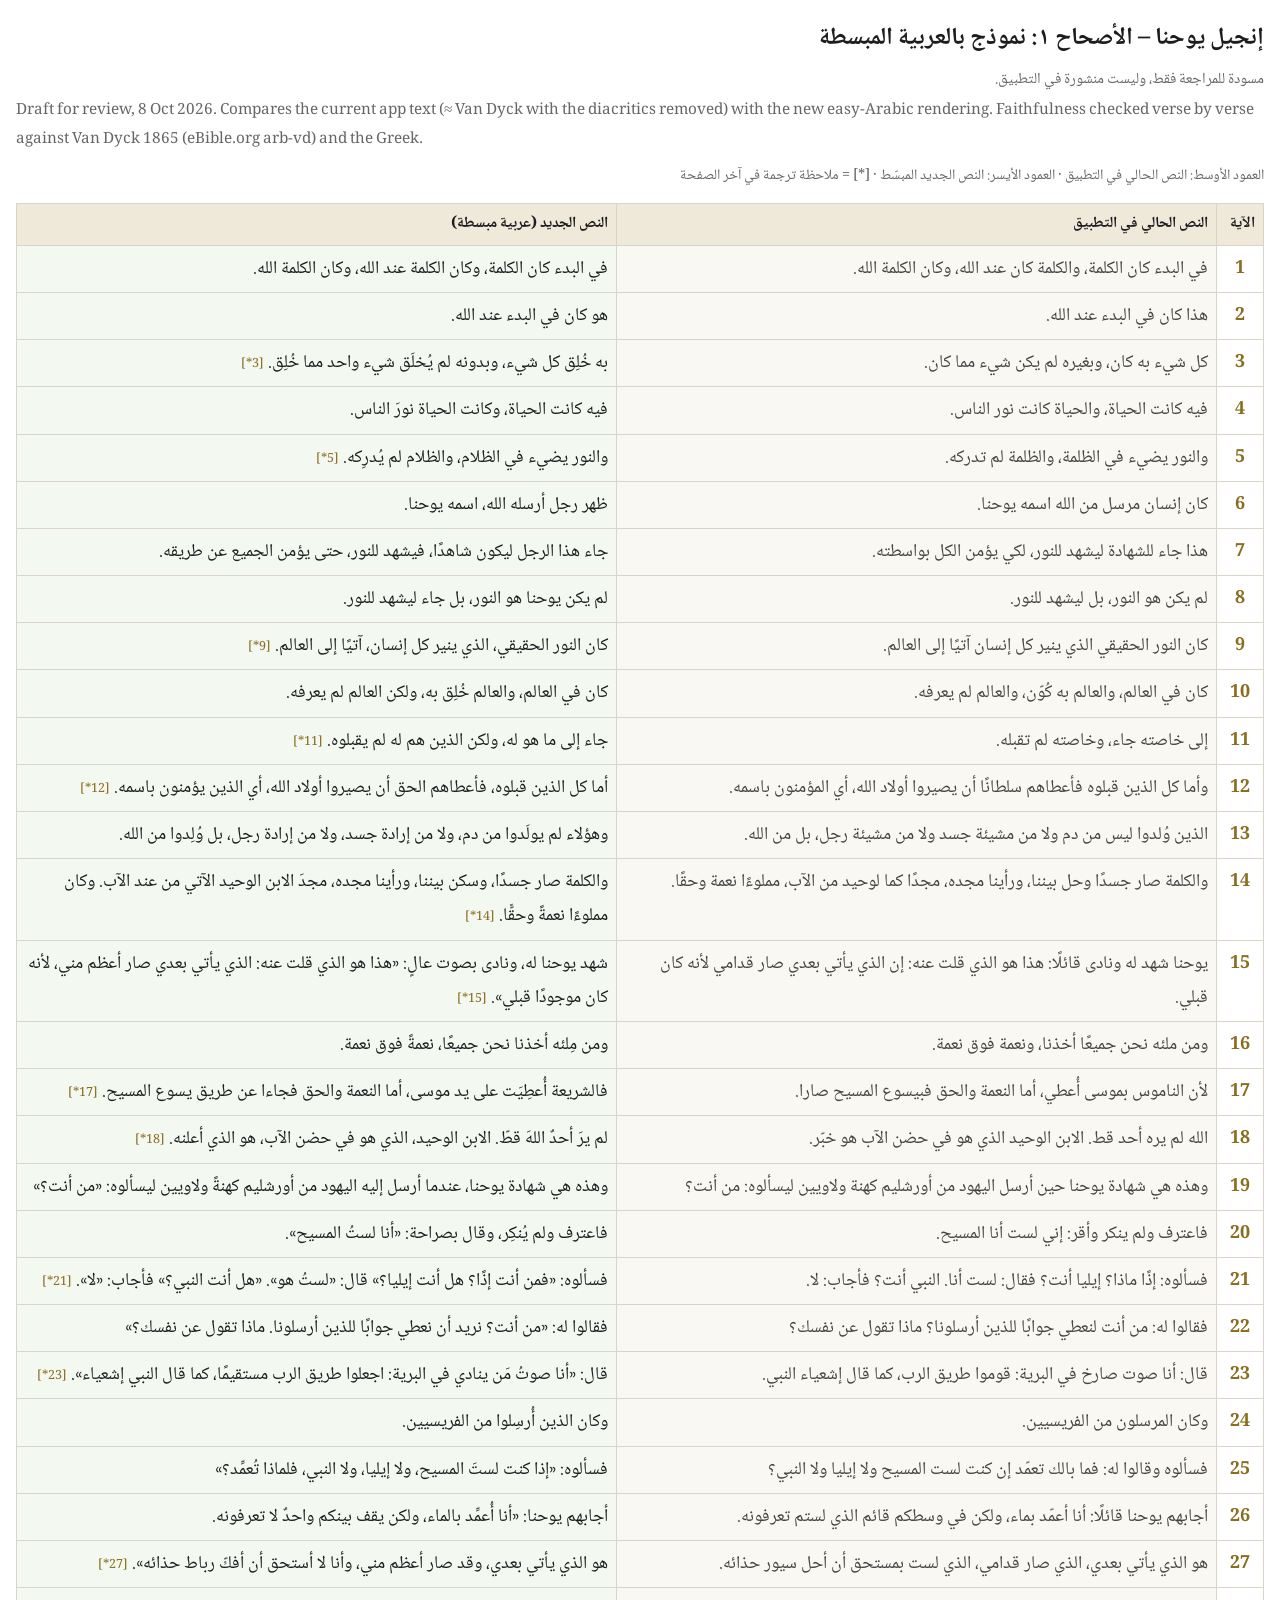
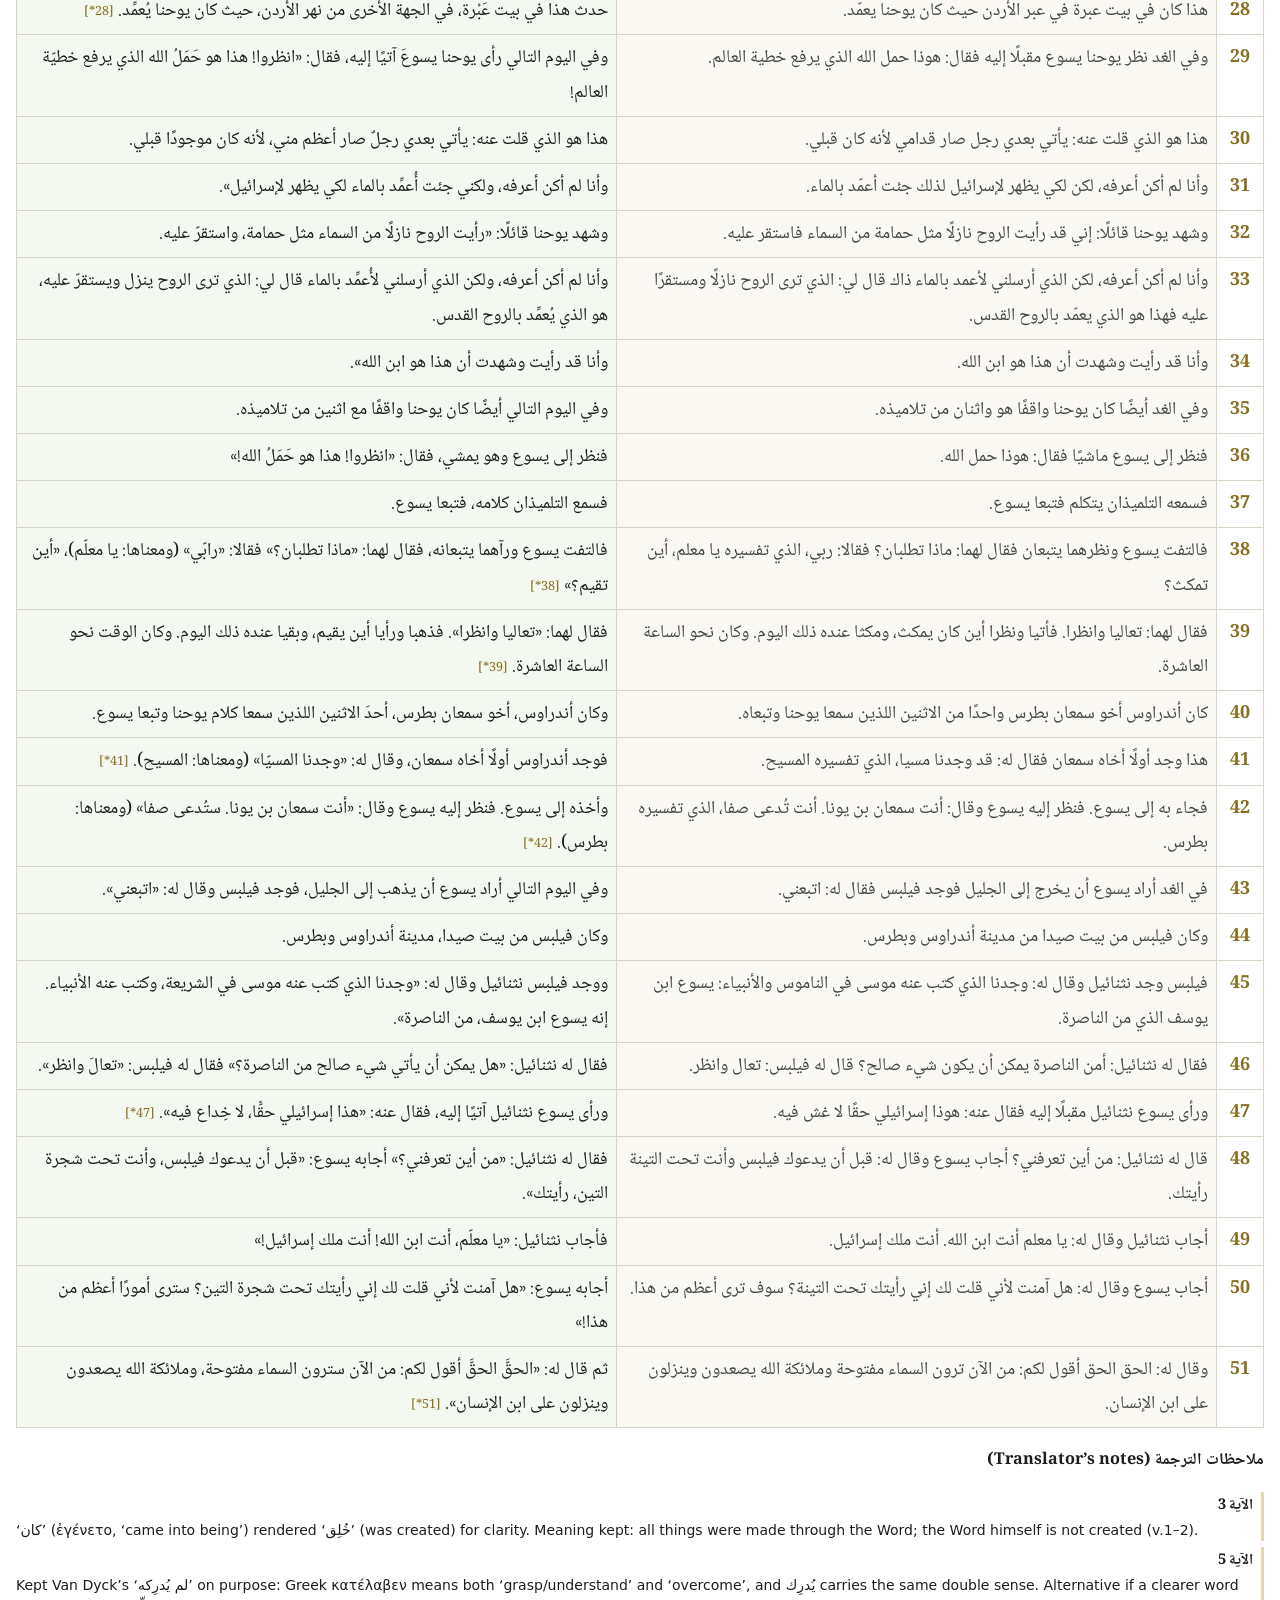
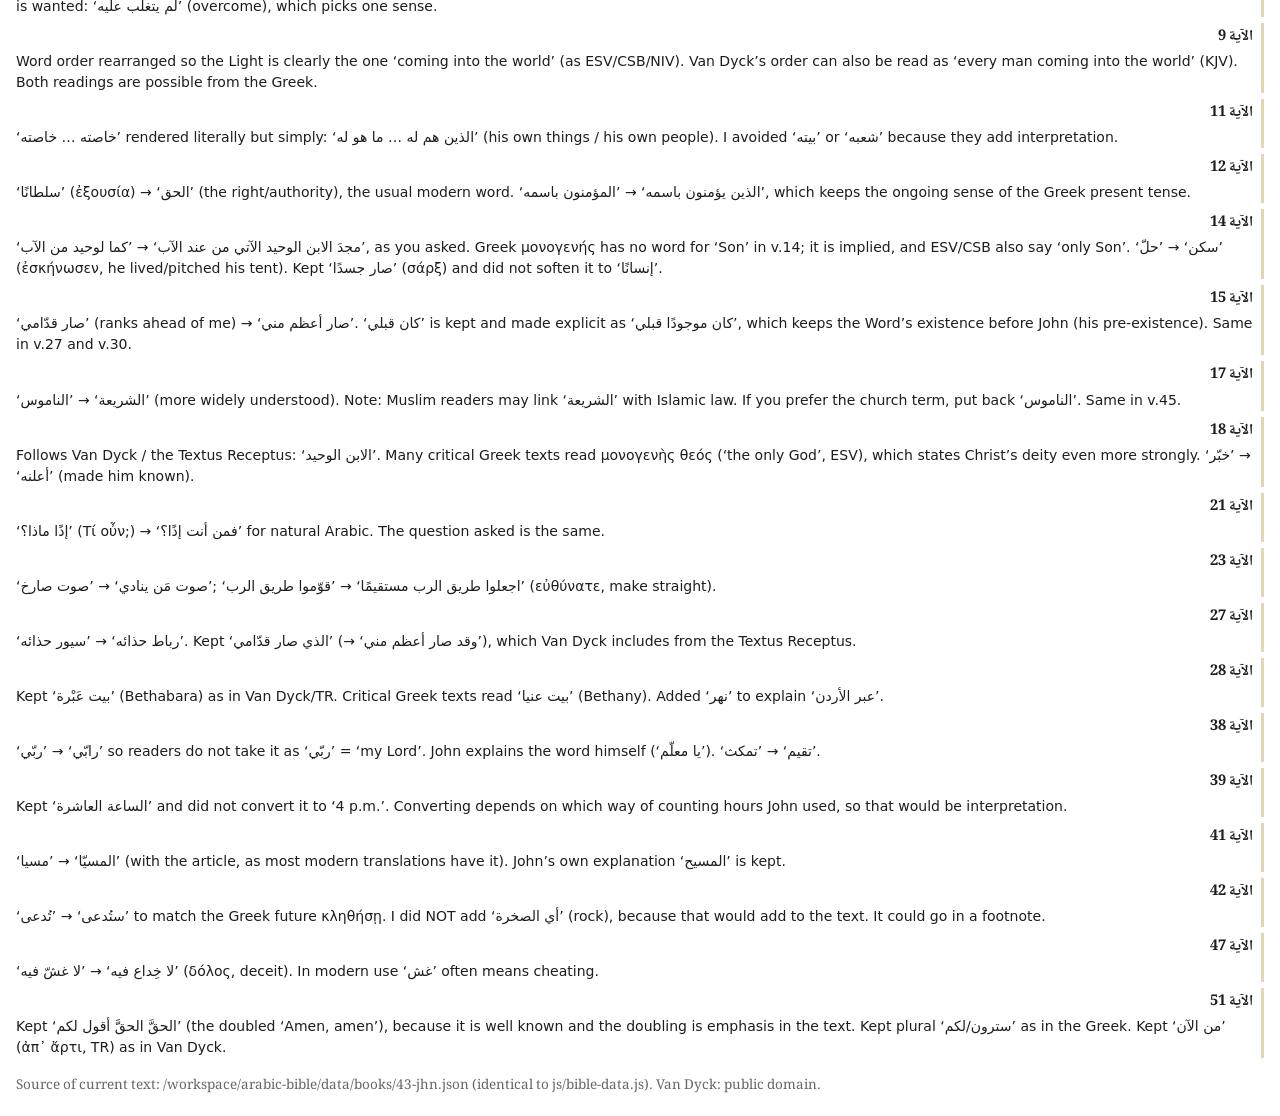
<file: john1-review.html>
<!DOCTYPE html>
<html lang="ar" dir="rtl">
<head>
<meta charset="utf-8">
<meta name="viewport" content="width=device-width, initial-scale=1">
<title>يوحنا ١ — نموذج بالعربية المبسطة (مسودة للمراجعة)</title>
<style>
@font-face { font-family: "Noto Naskh Arabic"; src: url("fonts/NotoNaskhArabic.ttf") format("truetype"); font-weight: 400 700; }
:root { --ink:#1d1d1f; --muted:#666; --line:#d9d4c7; --new:#f3f8f1; --old:#faf8f3; }
* { box-sizing: border-box; }
body { margin:0; padding:16px; font-family:"Noto Naskh Arabic", serif; color:var(--ink); background:#fff; line-height:1.9; font-size:18px; }
header h1 { font-size:1.35em; margin:0 0 4px; }
header p { margin:2px 0; color:var(--muted); font-size:.85em; }
.legend { font-size:.8em; color:var(--muted); margin:8px 0 12px; }
table { width:100%; border-collapse:collapse; table-layout:fixed; }
th, td { border:1px solid var(--line); padding:6px 8px; vertical-align:top; text-align:right; word-wrap:break-word; overflow-wrap:anywhere; }
th { background:#efe9da; font-size:.85em; position:sticky; top:0; }
col.c-vn { width:2.6em; }
td.vn { text-align:center; font-weight:700; color:#8a6d1f; }
td.old { background:var(--old); color:#444; }
td.new { background:var(--new); }
a.nref { font-size:.7em; color:#8a6d1f; text-decoration:none; }
section.notes { margin-top:18px; font-size:.82em; }
section.notes ol { list-style:none; padding:0; }
section.notes li { margin:6px 0; border-right:3px solid #e2d6b4; padding-right:8px; }
section.notes li span { display:block; text-align:left; font-family: system-ui, sans-serif; font-size:.95em; line-height:1.5; }
footer { margin-top:16px; font-size:.75em; color:var(--muted); }
@media print { body { font-size:12.5pt; padding:0; } th { position:static; } tr { break-inside:avoid; } @page { size:A4; margin:14mm 12mm; } }
</style>
</head>
<body>
<header>
<h1>إنجيل يوحنا – الأصحاح ١: نموذج بالعربية المبسطة</h1>
<p>مسودة للمراجعة فقط، وليست منشورة في التطبيق.</p>
<p dir="ltr" style="text-align:left">Draft for review, 8 Oct 2026. Compares the current app text (≈ Van Dyck with the diacritics removed) with the new easy-Arabic rendering. Faithfulness checked verse by verse against Van Dyck 1865 (eBible.org arb-vd) and the Greek.</p>
</header>
<div class="legend">العمود الأوسط: النص الحالي في التطبيق · العمود الأيسر: النص الجديد المبسّط · [*] = ملاحظة ترجمة في آخر الصفحة</div>
<table>
<colgroup><col class="c-vn"><col><col></colgroup>
<thead><tr><th>الآية</th><th>النص الحالي في التطبيق</th><th>النص الجديد (عربية مبسطة)</th></tr></thead>
<tbody>
<tr class="first10" id="v1"><td class="vn">1</td><td class="old">في البدء كان الكلمة، والكلمة كان عند الله، وكان الكلمة الله.</td><td class="new">في البدء كان الكلمة، وكان الكلمة عند الله، وكان الكلمة الله.</td></tr>
<tr class="first10" id="v2"><td class="vn">2</td><td class="old">هذا كان في البدء عند الله.</td><td class="new">هو كان في البدء عند الله.</td></tr>
<tr class="first10" id="v3"><td class="vn">3</td><td class="old">كل شيء به كان، وبغيره لم يكن شيء مما كان.</td><td class="new">به خُلِق كل شيء، وبدونه لم يُخلَق شيء واحد مما خُلِق. <a class="nref" href="#n3">[3*]</a></td></tr>
<tr class="first10" id="v4"><td class="vn">4</td><td class="old">فيه كانت الحياة، والحياة كانت نور الناس.</td><td class="new">فيه كانت الحياة، وكانت الحياة نورَ الناس.</td></tr>
<tr class="first10" id="v5"><td class="vn">5</td><td class="old">والنور يضيء في الظلمة، والظلمة لم تدركه.</td><td class="new">والنور يضيء في الظلام، والظلام لم يُدرِكه. <a class="nref" href="#n5">[5*]</a></td></tr>
<tr class="first10" id="v6"><td class="vn">6</td><td class="old">كان إنسان مرسل من الله اسمه يوحنا.</td><td class="new">ظهر رجل أرسله الله، اسمه يوحنا.</td></tr>
<tr class="first10" id="v7"><td class="vn">7</td><td class="old">هذا جاء للشهادة ليشهد للنور، لكي يؤمن الكل بواسطته.</td><td class="new">جاء هذا الرجل ليكون شاهدًا، فيشهد للنور، حتى يؤمن الجميع عن طريقه.</td></tr>
<tr class="first10" id="v8"><td class="vn">8</td><td class="old">لم يكن هو النور، بل ليشهد للنور.</td><td class="new">لم يكن يوحنا هو النور، بل جاء ليشهد للنور.</td></tr>
<tr class="first10" id="v9"><td class="vn">9</td><td class="old">كان النور الحقيقي الذي ينير كل إنسان آتيًا إلى العالم.</td><td class="new">كان النور الحقيقي، الذي ينير كل إنسان، آتيًا إلى العالم. <a class="nref" href="#n9">[9*]</a></td></tr>
<tr class="first10" id="v10"><td class="vn">10</td><td class="old">كان في العالم، والعالم به كُوّن، والعالم لم يعرفه.</td><td class="new">كان في العالم، والعالم خُلِق به، ولكن العالم لم يعرفه.</td></tr>
<tr id="v11"><td class="vn">11</td><td class="old">إلى خاصته جاء، وخاصته لم تقبله.</td><td class="new">جاء إلى ما هو له، ولكن الذين هم له لم يقبلوه. <a class="nref" href="#n11">[11*]</a></td></tr>
<tr id="v12"><td class="vn">12</td><td class="old">وأما كل الذين قبلوه فأعطاهم سلطانًا أن يصيروا أولاد الله، أي المؤمنون باسمه.</td><td class="new">أما كل الذين قبلوه، فأعطاهم الحق أن يصيروا أولاد الله، أي الذين يؤمنون باسمه. <a class="nref" href="#n12">[12*]</a></td></tr>
<tr id="v13"><td class="vn">13</td><td class="old">الذين وُلدوا ليس من دم ولا من مشيئة جسد ولا من مشيئة رجل، بل من الله.</td><td class="new">وهؤلاء لم يولَدوا من دم، ولا من إرادة جسد، ولا من إرادة رجل، بل وُلِدوا من الله.</td></tr>
<tr id="v14"><td class="vn">14</td><td class="old">والكلمة صار جسدًا وحل بيننا، ورأينا مجده، مجدًا كما لوحيد من الآب، مملوءًا نعمة وحقًا.</td><td class="new">والكلمة صار جسدًا، وسكن بيننا، ورأينا مجده، مجدَ الابن الوحيد الآتي من عند الآب. وكان مملوءًا نعمةً وحقًّا. <a class="nref" href="#n14">[14*]</a></td></tr>
<tr id="v15"><td class="vn">15</td><td class="old">يوحنا شهد له ونادى قائلًا: هذا هو الذي قلت عنه: إن الذي يأتي بعدي صار قدامي لأنه كان قبلي.</td><td class="new">شهد يوحنا له، ونادى بصوت عالٍ: «هذا هو الذي قلت عنه: الذي يأتي بعدي صار أعظم مني، لأنه كان موجودًا قبلي». <a class="nref" href="#n15">[15*]</a></td></tr>
<tr id="v16"><td class="vn">16</td><td class="old">ومن ملئه نحن جميعًا أخذنا، ونعمة فوق نعمة.</td><td class="new">ومن مِلئه أخذنا نحن جميعًا، نعمةً فوق نعمة.</td></tr>
<tr id="v17"><td class="vn">17</td><td class="old">لأن الناموس بموسى أُعطي، أما النعمة والحق فبيسوع المسيح صارا.</td><td class="new">فالشريعة أُعطِيَت على يد موسى، أما النعمة والحق فجاءا عن طريق يسوع المسيح. <a class="nref" href="#n17">[17*]</a></td></tr>
<tr id="v18"><td class="vn">18</td><td class="old">الله لم يره أحد قط. الابن الوحيد الذي هو في حضن الآب هو خبّر.</td><td class="new">لم يرَ أحدٌ اللهَ قطّ. الابن الوحيد، الذي هو في حضن الآب، هو الذي أعلنه. <a class="nref" href="#n18">[18*]</a></td></tr>
<tr id="v19"><td class="vn">19</td><td class="old">وهذه هي شهادة يوحنا حين أرسل اليهود من أورشليم كهنة ولاويين ليسألوه: من أنت؟</td><td class="new">وهذه هي شهادة يوحنا، عندما أرسل إليه اليهود من أورشليم كهنةً ولاويين ليسألوه: «من أنت؟»</td></tr>
<tr id="v20"><td class="vn">20</td><td class="old">فاعترف ولم ينكر وأقر: إني لست أنا المسيح.</td><td class="new">فاعترف ولم يُنكِر، وقال بصراحة: «أنا لستُ المسيح».</td></tr>
<tr id="v21"><td class="vn">21</td><td class="old">فسألوه: إذًا ماذا؟ إيليا أنت؟ فقال: لست أنا. النبي أنت؟ فأجاب: لا.</td><td class="new">فسألوه: «فمن أنت إذًا؟ هل أنت إيليا؟» قال: «لستُ هو». «هل أنت النبي؟» فأجاب: «لا». <a class="nref" href="#n21">[21*]</a></td></tr>
<tr id="v22"><td class="vn">22</td><td class="old">فقالوا له: من أنت لنعطي جوابًا للذين أرسلونا؟ ماذا تقول عن نفسك؟</td><td class="new">فقالوا له: «من أنت؟ نريد أن نعطي جوابًا للذين أرسلونا. ماذا تقول عن نفسك؟»</td></tr>
<tr id="v23"><td class="vn">23</td><td class="old">قال: أنا صوت صارخ في البرية: قوموا طريق الرب، كما قال إشعياء النبي.</td><td class="new">قال: «أنا صوتُ مَن ينادي في البرية: اجعلوا طريق الرب مستقيمًا، كما قال النبي إشعياء». <a class="nref" href="#n23">[23*]</a></td></tr>
<tr id="v24"><td class="vn">24</td><td class="old">وكان المرسلون من الفريسيين.</td><td class="new">وكان الذين أُرسِلوا من الفريسيين.</td></tr>
<tr id="v25"><td class="vn">25</td><td class="old">فسألوه وقالوا له: فما بالك تعمّد إن كنت لست المسيح ولا إيليا ولا النبي؟</td><td class="new">فسألوه: «إذا كنت لستَ المسيح، ولا إيليا، ولا النبي، فلماذا تُعمِّد؟»</td></tr>
<tr id="v26"><td class="vn">26</td><td class="old">أجابهم يوحنا قائلًا: أنا أعمّد بماء، ولكن في وسطكم قائم الذي لستم تعرفونه.</td><td class="new">أجابهم يوحنا: «أنا أُعمِّد بالماء، ولكن يقف بينكم واحدٌ لا تعرفونه.</td></tr>
<tr id="v27"><td class="vn">27</td><td class="old">هو الذي يأتي بعدي، الذي صار قدامي، الذي لست بمستحق أن أحل سيور حذائه.</td><td class="new">هو الذي يأتي بعدي، وقد صار أعظم مني، وأنا لا أستحق أن أفكّ رباط حذائه». <a class="nref" href="#n27">[27*]</a></td></tr>
<tr id="v28"><td class="vn">28</td><td class="old">هذا كان في بيت عبرة في عبر الأردن حيث كان يوحنا يعمّد.</td><td class="new">حدث هذا في بيت عَبْرة، في الجهة الأخرى من نهر الأردن، حيث كان يوحنا يُعمِّد. <a class="nref" href="#n28">[28*]</a></td></tr>
<tr id="v29"><td class="vn">29</td><td class="old">وفي الغد نظر يوحنا يسوع مقبلًا إليه فقال: هوذا حمل الله الذي يرفع خطية العالم.</td><td class="new">وفي اليوم التالي رأى يوحنا يسوعَ آتيًا إليه، فقال: «انظروا! هذا هو حَمَلُ الله الذي يرفع خطيّة العالم!</td></tr>
<tr id="v30"><td class="vn">30</td><td class="old">هذا هو الذي قلت عنه: يأتي بعدي رجل صار قدامي لأنه كان قبلي.</td><td class="new">هذا هو الذي قلت عنه: يأتي بعدي رجلٌ صار أعظم مني، لأنه كان موجودًا قبلي.</td></tr>
<tr id="v31"><td class="vn">31</td><td class="old">وأنا لم أكن أعرفه، لكن لكي يظهر لإسرائيل لذلك جئت أعمّد بالماء.</td><td class="new">وأنا لم أكن أعرفه، ولكني جئت أُعمِّد بالماء لكي يظهر لإسرائيل».</td></tr>
<tr id="v32"><td class="vn">32</td><td class="old">وشهد يوحنا قائلًا: إني قد رأيت الروح نازلًا مثل حمامة من السماء فاستقر عليه.</td><td class="new">وشهد يوحنا قائلًا: «رأيت الروح نازلًا من السماء مثل حمامة، واستقرّ عليه.</td></tr>
<tr id="v33"><td class="vn">33</td><td class="old">وأنا لم أكن أعرفه، لكن الذي أرسلني لأعمد بالماء ذاك قال لي: الذي ترى الروح نازلًا ومستقرًا عليه فهذا هو الذي يعمّد بالروح القدس.</td><td class="new">وأنا لم أكن أعرفه، ولكن الذي أرسلني لأُعمِّد بالماء قال لي: الذي ترى الروح ينزل ويستقرّ عليه، هو الذي يُعمِّد بالروح القدس.</td></tr>
<tr id="v34"><td class="vn">34</td><td class="old">وأنا قد رأيت وشهدت أن هذا هو ابن الله.</td><td class="new">وأنا قد رأيت وشهدت أن هذا هو ابن الله».</td></tr>
<tr id="v35"><td class="vn">35</td><td class="old">وفي الغد أيضًا كان يوحنا واقفًا هو واثنان من تلاميذه.</td><td class="new">وفي اليوم التالي أيضًا كان يوحنا واقفًا مع اثنين من تلاميذه.</td></tr>
<tr id="v36"><td class="vn">36</td><td class="old">فنظر إلى يسوع ماشيًا فقال: هوذا حمل الله.</td><td class="new">فنظر إلى يسوع وهو يمشي، فقال: «انظروا! هذا هو حَمَلُ الله!»</td></tr>
<tr id="v37"><td class="vn">37</td><td class="old">فسمعه التلميذان يتكلم فتبعا يسوع.</td><td class="new">فسمع التلميذان كلامه، فتبعا يسوع.</td></tr>
<tr id="v38"><td class="vn">38</td><td class="old">فالتفت يسوع ونظرهما يتبعان فقال لهما: ماذا تطلبان؟ فقالا: ربي، الذي تفسيره يا معلم، أين تمكث؟</td><td class="new">فالتفت يسوع ورآهما يتبعانه، فقال لهما: «ماذا تطلبان؟» فقالا: «رابّي» (ومعناها: يا معلّم)، «أين تقيم؟» <a class="nref" href="#n38">[38*]</a></td></tr>
<tr id="v39"><td class="vn">39</td><td class="old">فقال لهما: تعاليا وانظرا. فأتيا ونظرا أين كان يمكث، ومكثا عنده ذلك اليوم. وكان نحو الساعة العاشرة.</td><td class="new">فقال لهما: «تعاليا وانظرا». فذهبا ورأيا أين يقيم، وبقيا عنده ذلك اليوم. وكان الوقت نحو الساعة العاشرة. <a class="nref" href="#n39">[39*]</a></td></tr>
<tr id="v40"><td class="vn">40</td><td class="old">كان أندراوس أخو سمعان بطرس واحدًا من الاثنين اللذين سمعا يوحنا وتبعاه.</td><td class="new">وكان أندراوس، أخو سمعان بطرس، أحدَ الاثنين اللذين سمعا كلام يوحنا وتبعا يسوع.</td></tr>
<tr id="v41"><td class="vn">41</td><td class="old">هذا وجد أولًا أخاه سمعان فقال له: قد وجدنا مسيا، الذي تفسيره المسيح.</td><td class="new">فوجد أندراوس أولًا أخاه سمعان، وقال له: «وجدنا المسيّا» (ومعناها: المسيح). <a class="nref" href="#n41">[41*]</a></td></tr>
<tr id="v42"><td class="vn">42</td><td class="old">فجاء به إلى يسوع. فنظر إليه يسوع وقال: أنت سمعان بن يونا. أنت تُدعى صفا، الذي تفسيره بطرس.</td><td class="new">وأخذه إلى يسوع. فنظر إليه يسوع وقال: «أنت سمعان بن يونا. ستُدعى صفا» (ومعناها: بطرس). <a class="nref" href="#n42">[42*]</a></td></tr>
<tr id="v43"><td class="vn">43</td><td class="old">في الغد أراد يسوع أن يخرج إلى الجليل فوجد فيلبس فقال له: اتبعني.</td><td class="new">وفي اليوم التالي أراد يسوع أن يذهب إلى الجليل، فوجد فيلبس وقال له: «اتبعني».</td></tr>
<tr id="v44"><td class="vn">44</td><td class="old">وكان فيلبس من بيت صيدا من مدينة أندراوس وبطرس.</td><td class="new">وكان فيلبس من بيت صيدا، مدينة أندراوس وبطرس.</td></tr>
<tr id="v45"><td class="vn">45</td><td class="old">فيلبس وجد نثنائيل وقال له: وجدنا الذي كتب عنه موسى في الناموس والأنبياء: يسوع ابن يوسف الذي من الناصرة.</td><td class="new">ووجد فيلبس نثنائيل وقال له: «وجدنا الذي كتب عنه موسى في الشريعة، وكتب عنه الأنبياء. إنه يسوع ابن يوسف، من الناصرة».</td></tr>
<tr id="v46"><td class="vn">46</td><td class="old">فقال له نثنائيل: أمن الناصرة يمكن أن يكون شيء صالح؟ قال له فيلبس: تعال وانظر.</td><td class="new">فقال له نثنائيل: «هل يمكن أن يأتي شيء صالح من الناصرة؟» فقال له فيلبس: «تعالَ وانظر».</td></tr>
<tr id="v47"><td class="vn">47</td><td class="old">ورأى يسوع نثنائيل مقبلًا إليه فقال عنه: هوذا إسرائيلي حقًا لا غش فيه.</td><td class="new">ورأى يسوع نثنائيل آتيًا إليه، فقال عنه: «هذا إسرائيلي حقًّا، لا خِداع فيه». <a class="nref" href="#n47">[47*]</a></td></tr>
<tr id="v48"><td class="vn">48</td><td class="old">قال له نثنائيل: من أين تعرفني؟ أجاب يسوع وقال له: قبل أن يدعوك فيلبس وأنت تحت التينة رأيتك.</td><td class="new">فقال له نثنائيل: «من أين تعرفني؟» أجابه يسوع: «قبل أن يدعوك فيلبس، وأنت تحت شجرة التين، رأيتك».</td></tr>
<tr id="v49"><td class="vn">49</td><td class="old">أجاب نثنائيل وقال له: يا معلم أنت ابن الله. أنت ملك إسرائيل.</td><td class="new">فأجاب نثنائيل: «يا معلّم، أنت ابن الله! أنت ملك إسرائيل!»</td></tr>
<tr id="v50"><td class="vn">50</td><td class="old">أجاب يسوع وقال له: هل آمنت لأني قلت لك إني رأيتك تحت التينة؟ سوف ترى أعظم من هذا.</td><td class="new">أجابه يسوع: «هل آمنت لأني قلت لك إني رأيتك تحت شجرة التين؟ سترى أمورًا أعظم من هذا!»</td></tr>
<tr id="v51"><td class="vn">51</td><td class="old">وقال له: الحق الحق أقول لكم: من الآن ترون السماء مفتوحة وملائكة الله يصعدون وينزلون على ابن الإنسان.</td><td class="new">ثم قال له: «الحقَّ الحقَّ أقول لكم: من الآن سترون السماء مفتوحة، وملائكة الله يصعدون وينزلون على ابن الإنسان». <a class="nref" href="#n51">[51*]</a></td></tr>
</tbody>
</table>
<section class="notes"><h2 style="font-size:1.1em">ملاحظات الترجمة (Translator’s notes)</h2><ol>
<li id="n3"><b>الآية 3</b> <span dir="ltr">‘<bdi dir="rtl">كان</bdi>’ (ἐγένετο, ‘came into being’) rendered ‘<bdi dir="rtl">خُلِق</bdi>’ (was created) for clarity. Meaning kept: all things were made through the Word; the Word himself is not created (v.1–2).</span></li>
<li id="n5"><b>الآية 5</b> <span dir="ltr">Kept Van Dyck’s ‘<bdi dir="rtl">لم يُدرِكه</bdi>’ on purpose: Greek κατέλαβεν means both ‘grasp/understand’ and ‘overcome’, and <bdi dir="rtl">يُدرِك</bdi> carries the same double sense. Alternative if a clearer word is wanted: ‘<bdi dir="rtl">لم يتغلّب عليه</bdi>’ (overcome), which picks one sense.</span></li>
<li id="n9"><b>الآية 9</b> <span dir="ltr">Word order rearranged so the Light is clearly the one ‘coming into the world’ (as ESV/CSB/NIV). Van Dyck’s order can also be read as ‘every man coming into the world’ (KJV). Both readings are possible from the Greek.</span></li>
<li id="n11"><b>الآية 11</b> <span dir="ltr">‘<bdi dir="rtl">خاصته</bdi> … <bdi dir="rtl">خاصته</bdi>’ rendered literally but simply: ‘<bdi dir="rtl">ما هو له</bdi> … <bdi dir="rtl">الذين هم له</bdi>’ (his own things / his own people). I avoided ‘<bdi dir="rtl">بيته</bdi>’ or ‘<bdi dir="rtl">شعبه</bdi>’ because they add interpretation.</span></li>
<li id="n12"><b>الآية 12</b> <span dir="ltr">‘<bdi dir="rtl">سلطانًا</bdi>’ (ἐξουσία) → ‘<bdi dir="rtl">الحق</bdi>’ (the right/authority), the usual modern word. ‘<bdi dir="rtl">المؤمنون باسمه</bdi>’ → ‘<bdi dir="rtl">الذين يؤمنون باسمه</bdi>’, which keeps the ongoing sense of the Greek present tense.</span></li>
<li id="n14"><b>الآية 14</b> <span dir="ltr">‘<bdi dir="rtl">كما لوحيد من الآب</bdi>’ → ‘<bdi dir="rtl">مجدَ الابن الوحيد الآتي من عند الآب</bdi>’, as you asked. Greek μονογενής has no word for ‘Son’ in v.14; it is implied, and ESV/CSB also say ‘only Son’. ‘<bdi dir="rtl">حلّ</bdi>’ → ‘<bdi dir="rtl">سكن</bdi>’ (ἐσκήνωσεν, he lived/pitched his tent). Kept ‘<bdi dir="rtl">صار جسدًا</bdi>’ (σάρξ) and did not soften it to ‘<bdi dir="rtl">إنسانًا</bdi>’.</span></li>
<li id="n15"><b>الآية 15</b> <span dir="ltr">‘<bdi dir="rtl">صار قدّامي</bdi>’ (ranks ahead of me) → ‘<bdi dir="rtl">صار أعظم مني</bdi>’. ‘<bdi dir="rtl">كان قبلي</bdi>’ is kept and made explicit as ‘<bdi dir="rtl">كان موجودًا قبلي</bdi>’, which keeps the Word’s existence before John (his pre-existence). Same in v.27 and v.30.</span></li>
<li id="n17"><b>الآية 17</b> <span dir="ltr">‘<bdi dir="rtl">الناموس</bdi>’ → ‘<bdi dir="rtl">الشريعة</bdi>’ (more widely understood). Note: Muslim readers may link ‘<bdi dir="rtl">الشريعة</bdi>’ with Islamic law. If you prefer the church term, put back ‘<bdi dir="rtl">الناموس</bdi>’. Same in v.45.</span></li>
<li id="n18"><b>الآية 18</b> <span dir="ltr">Follows Van Dyck / the Textus Receptus: ‘<bdi dir="rtl">الابن الوحيد</bdi>’. Many critical Greek texts read μονογενὴς θεός (‘the only God’, ESV), which states Christ’s deity even more strongly. ‘<bdi dir="rtl">خبّر</bdi>’ → ‘<bdi dir="rtl">أعلنه</bdi>’ (made him known).</span></li>
<li id="n21"><b>الآية 21</b> <span dir="ltr">‘<bdi dir="rtl">إذًا ماذا؟</bdi>’ (Τί οὖν;) → ‘<bdi dir="rtl">فمن أنت إذًا؟</bdi>’ for natural Arabic. The question asked is the same.</span></li>
<li id="n23"><b>الآية 23</b> <span dir="ltr">‘<bdi dir="rtl">صوت صارخ</bdi>’ → ‘<bdi dir="rtl">صوت مَن ينادي</bdi>’; ‘<bdi dir="rtl">قوّموا طريق الرب</bdi>’ → ‘<bdi dir="rtl">اجعلوا طريق الرب مستقيمًا</bdi>’ (εὐθύνατε, make straight).</span></li>
<li id="n27"><b>الآية 27</b> <span dir="ltr">‘<bdi dir="rtl">سيور حذائه</bdi>’ → ‘<bdi dir="rtl">رباط حذائه</bdi>’. Kept ‘<bdi dir="rtl">الذي صار قدّامي</bdi>’ (→ ‘<bdi dir="rtl">وقد صار أعظم مني</bdi>’), which Van Dyck includes from the Textus Receptus.</span></li>
<li id="n28"><b>الآية 28</b> <span dir="ltr">Kept ‘<bdi dir="rtl">بيت عَبْرة</bdi>’ (Bethabara) as in Van Dyck/TR. Critical Greek texts read ‘<bdi dir="rtl">بيت عنيا</bdi>’ (Bethany). Added ‘<bdi dir="rtl">نهر</bdi>’ to explain ‘<bdi dir="rtl">عبر الأردن</bdi>’.</span></li>
<li id="n38"><b>الآية 38</b> <span dir="ltr">‘<bdi dir="rtl">ربّي</bdi>’ → ‘<bdi dir="rtl">رابّي</bdi>’ so readers do not take it as ‘<bdi dir="rtl">ربّي</bdi>’ = ‘my Lord’. John explains the word himself (‘<bdi dir="rtl">يا معلّم</bdi>’). ‘<bdi dir="rtl">تمكث</bdi>’ → ‘<bdi dir="rtl">تقيم</bdi>’.</span></li>
<li id="n39"><b>الآية 39</b> <span dir="ltr">Kept ‘<bdi dir="rtl">الساعة العاشرة</bdi>’ and did not convert it to ‘4 p.m.’. Converting depends on which way of counting hours John used, so that would be interpretation.</span></li>
<li id="n41"><b>الآية 41</b> <span dir="ltr">‘<bdi dir="rtl">مسيا</bdi>’ → ‘<bdi dir="rtl">المسيّا</bdi>’ (with the article, as most modern translations have it). John’s own explanation ‘<bdi dir="rtl">المسيح</bdi>’ is kept.</span></li>
<li id="n42"><b>الآية 42</b> <span dir="ltr">‘<bdi dir="rtl">تُدعى</bdi>’ → ‘<bdi dir="rtl">ستُدعى</bdi>’ to match the Greek future κληθήσῃ. I did NOT add ‘<bdi dir="rtl">أي الصخرة</bdi>’ (rock), because that would add to the text. It could go in a footnote.</span></li>
<li id="n47"><b>الآية 47</b> <span dir="ltr">‘<bdi dir="rtl">لا غشّ فيه</bdi>’ → ‘<bdi dir="rtl">لا خِداع فيه</bdi>’ (δόλος, deceit). In modern use ‘<bdi dir="rtl">غش</bdi>’ often means cheating.</span></li>
<li id="n51"><b>الآية 51</b> <span dir="ltr">Kept ‘<bdi dir="rtl">الحقَّ الحقَّ أقول لكم</bdi>’ (the doubled ‘Amen, amen’), because it is well known and the doubling is emphasis in the text. Kept plural ‘<bdi dir="rtl">لكم</bdi>/<bdi dir="rtl">سترون</bdi>’ as in the Greek. Kept ‘<bdi dir="rtl">من الآن</bdi>’ (ἀπ᾽ ἄρτι, TR) as in Van Dyck.</span></li>
</ol></section>
<footer dir="ltr" style="text-align:left">Source of current text: /workspace/arabic-bible/data/books/43-jhn.json (identical to js/bible-data.js). Van Dyck: public domain.</footer>
</body>
</html>
</file>
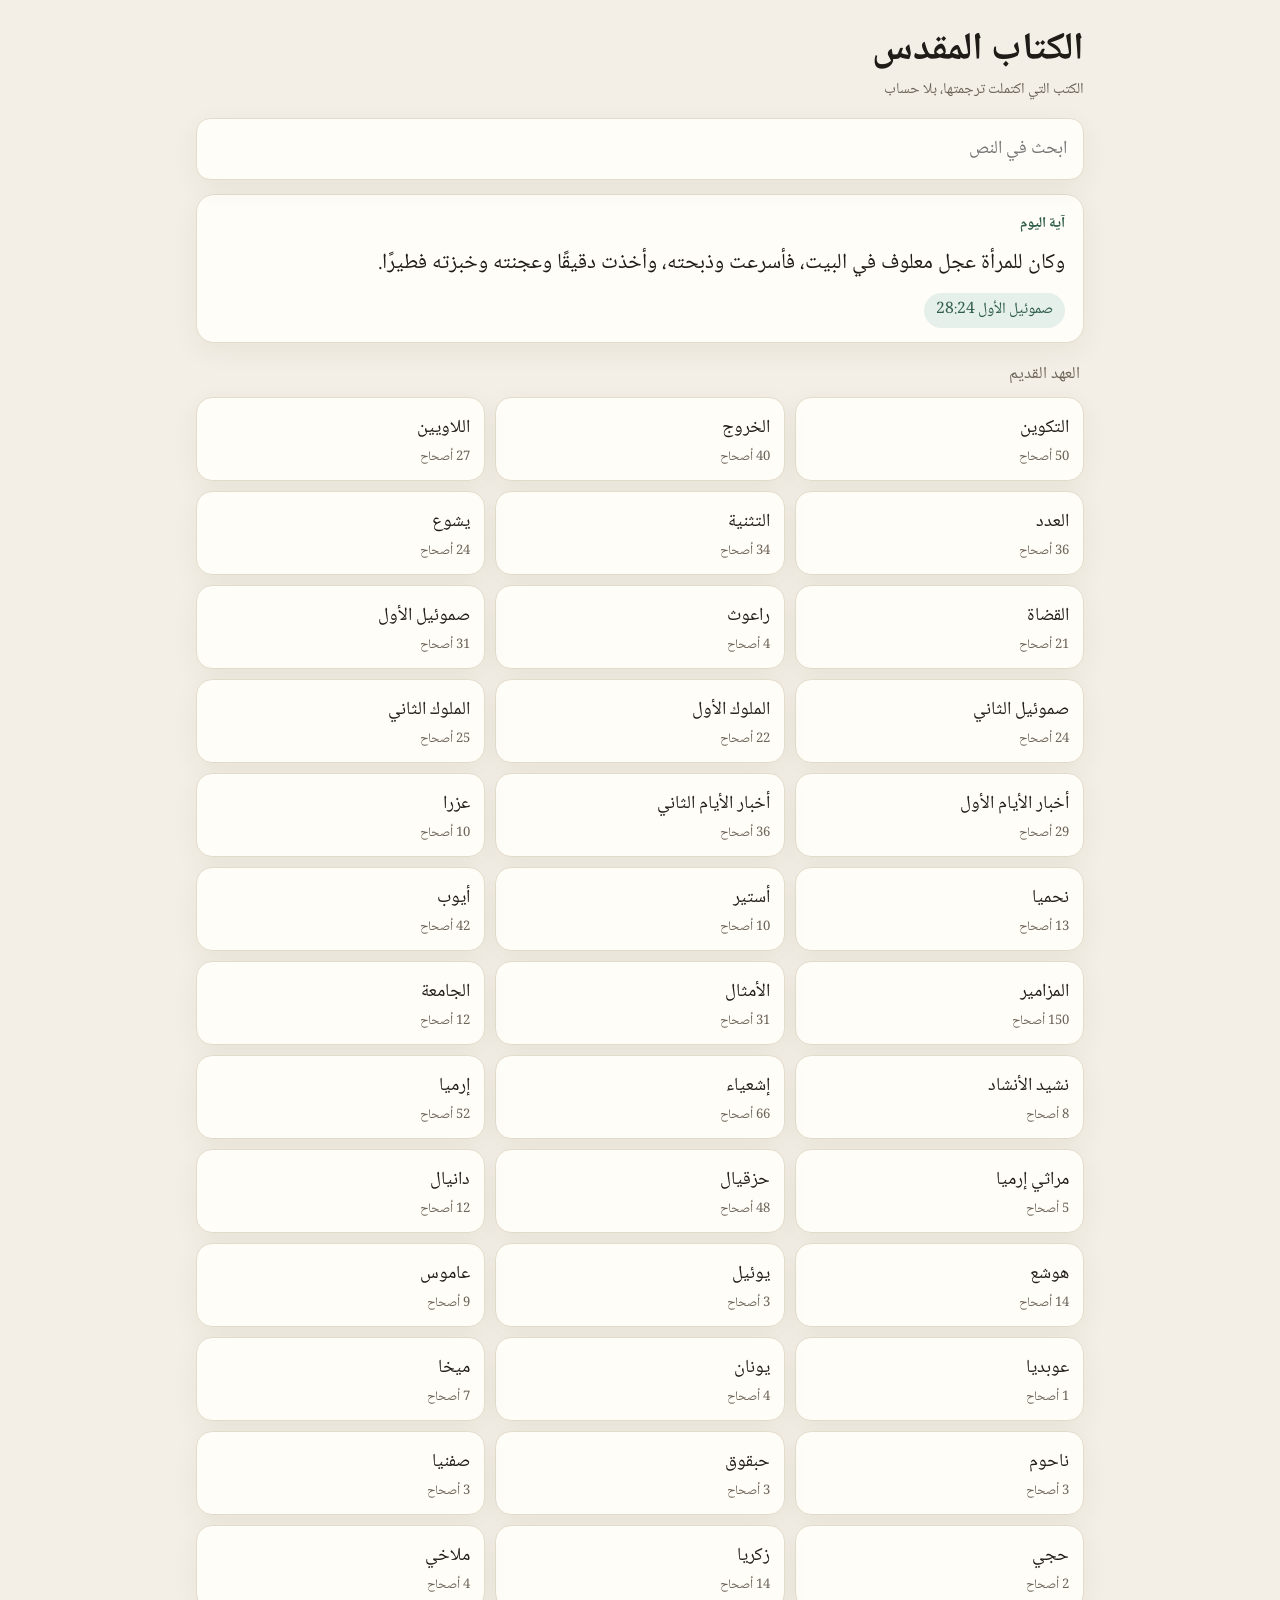
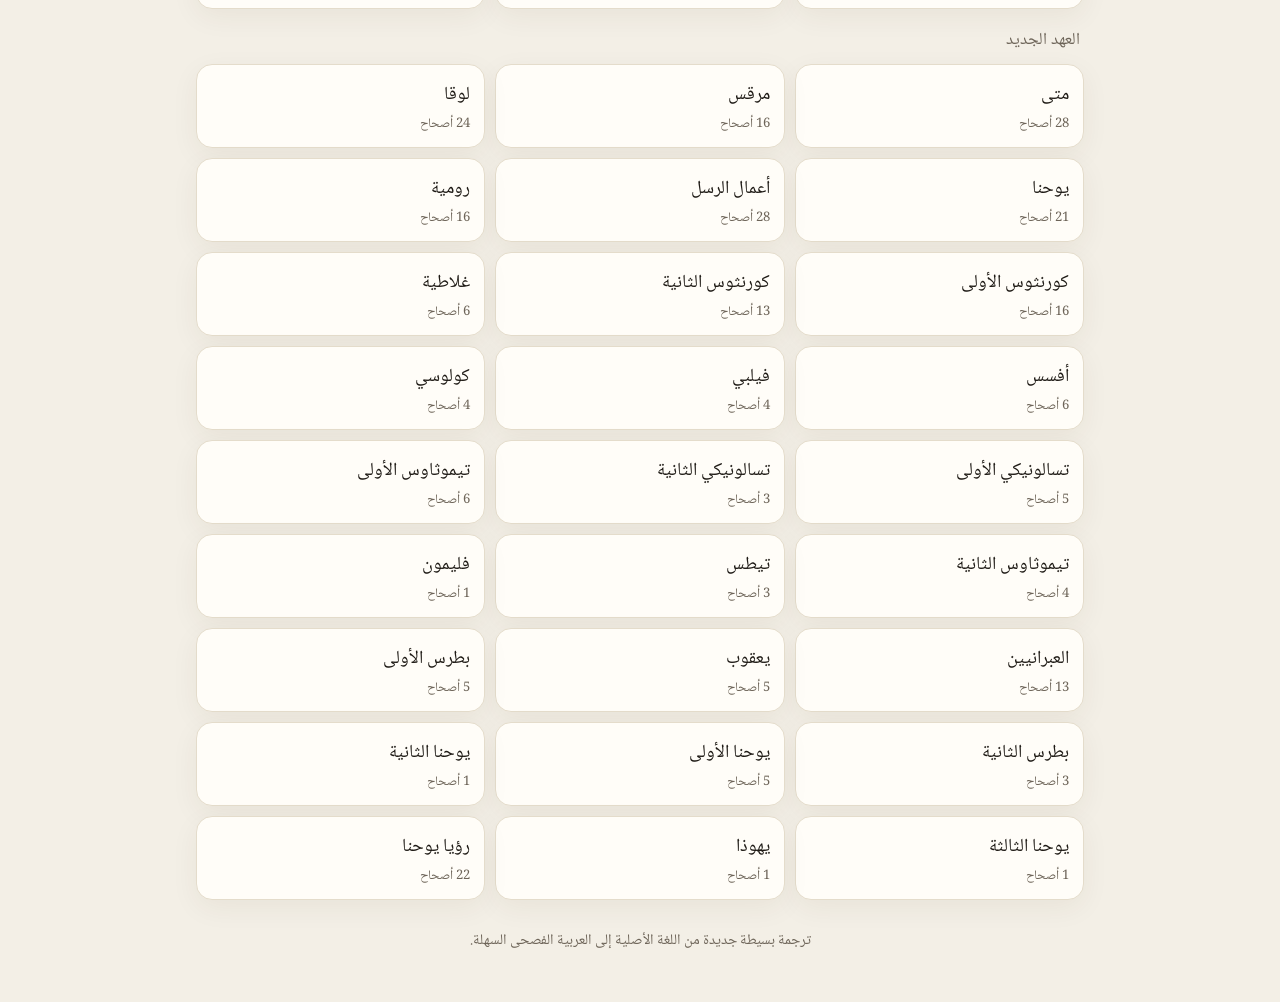
<file: r.html>
<!DOCTYPE html>
<html lang="ar" dir="rtl">
<head>
  <meta charset="utf-8">
  <meta name="viewport" content="width=device-width, initial-scale=1, viewport-fit=cover">
  <meta name="bible-reader" content="r5">
  <meta http-equiv="Cache-Control" content="no-cache, no-store, must-revalidate">
  <meta http-equiv="Pragma" content="no-cache">
  <meta http-equiv="Expires" content="0">
  <title>الكتاب المقدس</title>
  <meta name="theme-color" content="#2f5d4a">
  <meta name="apple-mobile-web-app-capable" content="yes">
  <meta name="mobile-web-app-capable" content="yes">
  <meta name="apple-mobile-web-app-status-bar-style" content="default">
  <meta name="apple-mobile-web-app-title" content="الكتاب">
  <link rel="manifest" href="manifest.webmanifest">
  <link rel="apple-touch-icon" href="icons/icon-180.png">
  <style>
    .note-mark { display: block; width: 100%; background: #146c43; color: #fff; min-height: 56px; }
    .note-layer[hidden] { display: none !important; }
  </style>
  <link rel="stylesheet" href="css/style.css?v=5">
  <script>window.NOTES_DATA = {"jhn":{"1":{"1":"الكلمة هنا هو الابن، يسوع المسيح، لا مجرد صوت أو كلام. كان منذ الأزل عند الآب، وهو الله، لا إلهًا ثانيًا بجانب الله. فالكتاب يعلن إلهًا واحدًا، والابن واحد مع الآب في الجوهر ومتميز عنه في شخصه. لذلك نسجد ليسوع ونثق به وحده للخلاص.","3":"كل ما وُجد، وُجد بالكلمة. فلو كان الابن مخلوقًا لما صح أن يقال إن كل شيء به كان. هو الخالق لا جزء من الخليقة. هذا يحفظ كرامة المسيح كما يعلنها الكتاب، ويرد كل قول يجعله أقل من الله.","14":"الأزلي الذي هو الله صار إنسانًا حقيقيًا وسكن بين الناس. لم يتحول عن كونه الله، بل أخذ جسدًا فصار لنا أخًا ووسيطًا. مجده الذي رآه التلاميذ مجد الابن الوحيد من الآب، مملوءًا نعمة وحقًا. الخلاص جاء به شخصًا، لا بفكرة ولا بطقس.","18":"لا أحد رأى الله في كماله، والابن الوحيد الذي في حضن الآب هو الذي أخبر عنه. يسوع يعرّفنا بالله لأنه منه ومنذ الأزل عنده. ليست هناك واسطة أخرى تكشف الآب. من أراد أن يعرف الله فليسمع للابن."},"3":{"3":"الولادة من فوق عمل يعمله الله، لا تحسين أخلاق يصنعه الإنسان بنفسه. من دون هذه الولادة لا يرى أحد ملكوت الله، مهما كان دينه أو أصله. يسوع يقول هذا لمعلم في إسرائيل، فالمعرفة وحدها لا تكفي. الملكوت يُدخل إليه بالنعمة التي تجدّد القلب.","5":"يسوع يكلم نيقوديموس عن الولادة من فوق، لا عن طقس يُجريه الناس. الماء والروح يشيران إلى التطهير والحياة الجديدة التي وعد الله أن يعطيها بروحه. دخول الملكوت ليس بماء يُسكب على من لم يؤمن، بل بميلاد يعمله الروح. والآية السابقة تجعل الشرط أن يولد الإنسان من فوق، وهذا عطية لا أجر.","16":"هذه الآية تجمع البشارة: الله أحب العالم فوهب ابنه، لا لأن العالم استحق ذلك. الحياة الأبدية ليست ثمن أعمال ولا ثمن طقوس، بل عطية لكل من يؤمن بالابن. والدعوة ليست لشعب واحد، فكل من يؤمن، من أي أمة، لا يهلك بل يحيا. الهلاك لمن يرفض الابن، لا لمن لم يكمل طقسًا."},"5":{"24":"من يسمع كلام المسيح ويؤمن بالذي أرسله فله حياة أبدية الآن، لا مجرد رجاء غامض. يسوع يقول إنه لا يأتي إلى دينونة الهلاك، بل قد انتقل من الموت إلى الحياة. هذا الانتقال بالإيمان، لا بعمل نضيفه إلى الصليب. من صدق الابن يقدر أن يطمئن إلى وعده."},"6":{"53":"يسوع يتكلم بصورة قوية عن أخذ حياته لأنفسنا. الأكل والشرب هنا ليسا مضغ جسد مادي، لأنه يقول بعد قليل إن الجسد لا يفيد شيئًا وإن الروح هو الذي يحيي. المعنى أن نقبل موته لأجلنا بالإيمان فنحيا. من يرفض الاتكال على جسده المبذول ودمه المسفوك يبقى بلا هذه الحياة.","54":"من يأكل جسد المسيح ويشرب دمه، أي من يؤمن به مصلوبًا لأجله، فله حياة أبدية. يسوع هو الذي يقيمه في اليوم الأخير، فالرجاء منه لا من استحقاق الآكل. الكلام لا يصف خبزًا يتحول على مائدة إلى جسد يُعاد تقديمه. الحياة عطية حاضرة لمن يثبت على الإيمان به.","55":"قوله إن جسده مأكل حق ودمه مشرب حق يعني أنه الغذاء الحقيقي للنفس. الحق هنا مقابل الطعام الذي يفنى، لا تحول الخبز والخمر في جوهرهما. نشبع حين نثق بالمسيح نفسه. طقس بلا إيمان لا يطعم أحدًا حياة أبدية.","56":"الثبوت في المسيح وثبوته فينا شركة بالإيمان، لا امتزاج جسدي بمادة الخبز. من يقبل المسيح يحيا فيه، والمسيح يحيا فيه بالروح. هذه الشركة عطية لكل من يؤمن من أي شعب، لا امتياز طقس مغلق على جماعة. الثبوت يظهر في الثقة والطاعة، وهو ثمر الحياة لا ثمنها.","63":"هذه الآية مفتاح كلام يسوع عن الأكل والشرب. الروح هو الذي يحيي، أما الجسد فلا يفيد شيئًا، وكلام المسيح روح وحياة. فنقبل كلامه بالإيمان لا بمحاولة جسدية. لذلك لا يُفهم الأصحاح على أن الخلاص يتم بتحول الخبز، بل بقبول الابن الذي يتكلم."},"8":{"58":"يسوع لا يقول فقط إنه وُجد قبل إبراهيم، بل يقول: أنا كائن، بصيغة تذكّر باسم الله «أهيه». اليهود فهموا أنه ينسب لنفسه ما لله، لذلك أرادوا رجمه. الابن كان قبل إبراهيم لأنه الأزلي لا لأنه مخلوق أول. هذا الإقرار من فم المسيح نفسه، والكتاب هو الحكم فيه."},"10":{"28":"يسوع يعطي خرافه حياة أبدية، ويقول إنها لن تهلك وإن أحدًا لا يخطفها من يده. الحفظ من قوته لا من كمال ثباتنا. هذا لا يبيح الاستهانة بالخطية، فالمؤمن يحب الذي خلصه ويسلك وراءه. لكنه يطمئن: من كان حقًا للمسيح محفوظ بنعمته إلى النهاية.","30":"قوله «أنا والآب واحد» وحدة في الجوهر والعمل، لا إنكار أنهما شخصان. يسوع لا يجعل نفسه مخلوقًا قريبًا من الله، فالسامعونه همّوا برجمه لأنه جعل نفسه إلهًا. نؤمن بإله واحد، والآب والابن واحد فيه بلا اختلاط للأشخاص. هكذا نعبد الابن كما نعبد الآب."},"14":{"6":"يسوع لا يقول إنه طريق من بين طرق، بل إنه الطريق والحق والحياة. ليس أحد يأتي إلى الآب إلا به، لا بطقوس ولا بصلاحنا ولا بوسيط آخر. هذا ليس قسوة، بل رحمة: الله فتح بابًا صادقًا واحدًا لكل الناس. من أي أمة كان الإنسان، فالإيمان بيسوع هو المجيء إلى الآب.","9":"من رأى يسوع فقد رأى الآب، لأن الابن يظهر الآب ظهورًا كاملًا. ليس المعنى أن الآب والابن شخص واحد بلا تمييز، فيسوع يقول أيضًا إنه ماض إلى الآب. المعنى أن الله الذي لا يُرى يُعرف في الابن المتجسد. لذلك لا نطلب طريقًا إلى الله يتخطى المسيح.","28":"قوله «أبي أعظم مني» يُقال وهو ماض إلى الآب في طريق الصليب والطاعة. الابن في تجسده أخذ مقام العبد المرسل، فالآب أعظم في ترتيب الإرسال لا في جوهر ألوهية أقل. يسوع نفسه قال إنه والآب واحد. فالآية لا تجعل الابن إلهًا أصغر، بل تبرز تواضعه."},"17":{"3":"الحياة الأبدية أن نعرف الآب الإله الحقيقي، ويسوع المسيح الذي أرسله. ذكر الآب وحده إلهًا حقًا لا ينفي لاهوت الابن، فالسياق صلاة الابن الذي له مجد عند الآب قبل العالم. المعرفة هنا ثقة وطاعة، لا معلومة تُحفظ. والحياة في هذه المعرفة عطية، لا نتيجة أعمال نجمعها."},"19":{"30":"قوله «قد أُكمل» يعني أن عمل الفداء تم على الصليب. الدين سُدّد، والذبيحة كملت، فلم يبقَ للمؤمن أن يكملها بعمل أو بإعادة تقديم المسيح. نذكر موته بالشكر والإيمان، ولا نعيد صلبه في طقس. الراحة عند الله هي أن نصدق أن العمل قد تم."},"20":{"23":"يسوع يرسل التلاميذ ليعلنوا الغفران باسمه بسلطان الإنجيل. من تاب وآمن تُقال له كلمة الغفران حقًا، ومن رفض يُمسك عليه لأنه رفض الغافر. ليس المعنى أن إنسانًا يغفر بقرار منه بمعزل عن التوبة والإيمان بالمسيح. الكنيسة تَخدم كلمة الغفران، والمسيح هو الذي يغفر.","28":"توما يدعو يسوع ربي وإلهي، ويسوع يقبل هذا ولا يرده. التلميذ الذي شك صار شاهدًا أن المصلوب القائم هو الرب الإله. هذه العبادة توافق أول الأصحاح: الكلمة كان الله. نأتي إلى المسيح مثل توما، بالإيمان لا بالنظر، ونسجد له."}},"mat":{"1":{"23":"متى يفسر اسم عمانوئيل: الله معنا. الحبل هو من عذراء، بعمل الروح لا بزواج، والابن المولود هو الله الحاضر مع شعبه. هذا يتم وعدًا أشار إليه إشعياء، ويكشفه الإنجيل بوضوح. الإيمان بالمسيح يبدأ من هذا: الإله صار معنا ليخلص."},"3":{"11":"معمودية يوحنا بالماء علامة على التوبة وتهيئة للآتي بعده. يوحنا نفسه يفرق بين غمسه في الماء وبين عمل المسيح الذي يغمس في الروح القدس. الماء لا يغني عن المسيح ولا يلد القلب. التوبة تتجه إلى الشخص الأقوى، وهو الذي يمنح الروح.","16":"يسوع خرج من الماء، فالمعمودية هنا نزول وطلوع يناسب الغمر. وهو بلا خطية اعتمد ليتم كل بر ويظهر طاعته أمام الناس. في اللحظة نفسها نزل روح الله عليه كأنه حمامة، وجاء صوت الآب: هذا ابني الحبيب. الآب والابن والروح ظاهرون معًا، وإلهنا واحد لا ثلاثة آلهة."},"5":{"17":"يسوع لم يأتِ ليلغي الناموس والأنبياء كأن كتبهم سقطت. جاء ليكملها، أي ليتم قصدها فيه وفي تعليمه. الكتاب كله يبقى كلمة الله ومرجعه الأخير. لكن البر أمام الله ليس بجمع أعمال الناموس، بل بالمسيح الذي أكمله، ومن آمن به يسلك بما يرضي الرب."},"7":{"21":"ليس كل من يقول يا رب يدخل الملكوت. إرادة الآب التي يقصدها يسوع هي أن نقبل الابن ونطيعه، لا أن نشتري السماء بأعمال. اعتراف اللسان بلا إيمان حي خداع للنفس. والأعمال لا تفتح الباب، لكنها تظهر إن كان القلب قد خضع حقًا للرب."},"16":{"18":"الصخرة التي تُبنى عليها الكنيسة هي الإقرار أن يسوع هو المسيح ابن الله الحي، والمسيح نفسه أساس شعبه. بطرس حجر، وكان أول من نطق بهذا بين التلاميذ، لكنه ليس رأسًا معصومًا يملك الكنيسة. أبواب الجحيم لن تقوى عليها لأن المسيح يحفظها، لا لأن في البشر سلطة لا تخطئ. المرجع الأخير هو كلمة الله، والرب هو يسوع.","19":"مفاتيح الملكوت أمانة الإنجيل: يُفتح الباب بالتوبة والإيمان، ويُعلن الإغلاق على من يرفض. الربط والحل إعلان ما قد حكم به الله، لا سلطة تغير حكمه. وفي الأصحاح الثامن عشر تُعطى هذه الأمانة لجماعة التلاميذ لا لشخص واحد فوق الكنيسة. لا يفتح السماء طقس، بل كلمة المسيح مقبولة بالإيمان."},"18":{"18":"الكلام هنا للجماعة، فالفعل بصيغة الجمع: ما تربطونه وتحلونه. الكنيسة تؤدب بكلمة الله، فتقول للتائب إن الغفران يشمله، وتقول للمصر على رفض التوبة إن الخطية ممسكة عليه. هذا ليس سلطانًا مستقلًا عن الكتاب. السماء لا تتبع حكم البشر، بل الكنيسة تشهد لحكم الله."},"19":{"4":"يسوع يرجع بالزواج إلى البدء، لا إلى عادات الناس. الذي خلق، خلق الإنسان ذكرًا وأنثى، فهذا هو تصميمه للزوجين. لا نملك أن نعيد تعريف ما قاله الخالق في كلمته. الكلمة هي المرجع، وهي تكرم الرجل والمرأة معًا على صورة الله.","6":"الزواج في قصد الله اتحاد رجل واحد بامرأة واحدة، فيصيران جسدًا واحدًا. الذي جمعه الله لا يفرقه الإنسان بهوى أو بعادة. يسوع يرد سامعيه إلى هذا الأصل لا إلى قساوة القلب. نكرم هذا العهد ونرحم المكسورين، من غير أن نبدل كلام الخالق."},"26":{"26":"يسوع يقول عن الخبز: هذا هو جسدي، كما يقول في موضع آخر إنه الكرمة. الخبز علامة عهد تشير إلى جسده المبذول، لا جسدًا يُصنع من جديد كل مرة. التلاميذ أكلوا وهو بعد حي بينهم، فالمعنى علامة لا ذبيحة تتكرر. نأخذ الخبز ذكرى لموته وشكرًا بالإيمان.","28":"الكأس تشير إلى دمه الذي للعهد الجديد، المسفوك لمغفرة الخطايا. المغفرة من سفك دمه مرة على الصليب، لا من تكرار ذبيحة. كلمة كثيرين لا تغلق الدعوة، فالبشارة لكل الأمم، ومن يؤمن ينال هذه المغفرة. نشرب شاكرين لأن الثمن دفعه هو لا أعمالنا."},"28":{"19":"يسوع يرسل تلاميذه إلى جميع الأمم، فالبشارة ليست لشعب واحد. الطريق هو التلمذة ثم المعمودية: يُعتمد من صار تلميذًا، باسم الآب والابن والروح القدس. الاسم الواحد مع الثلاثة يعلن إلهًا واحدًا، والآب والابن والروح في هذه الرسالة معًا. المعمودية طاعة للمتلمذين المؤمنين، لا طقس يخلّص بلا إيمان."}},"mrk":{"16":{"16":"الآية تجمع الإيمان والمعمودية في طريق التلميذ، لكن الدينونة تقع على من لم يؤمن لا على من لم يُعتمد. اللص على الصليب نال الوعد بالإيمان من غير معمودية. فالذي يخلّص هو الإيمان بالمسيح، والمعمودية خطوة الطاعة التي تشهد له. من آمن يُدعى أن يعتمد، ومن رفض الإيمان يبقى تحت الدينونة."}},"luk":{"1":{"35":"الحبل بيسوع عمل الروح القدس وقوة العلي، لا تدخل إنسان. لذلك يُدعى المولود قدوسًا وابن الله، لا ابنًا بالتبني فقط بعد حين. مريم مكرمة لأنها آمنت وولدت الرب، والمخلص هو ابنها لا هي. التجسد نعمة إلهية، وهو أساس اتكالنا على المسيح."},"22":{"19":"يسوع يقول إن الخبز جسده الذي يبذل عنا، ثم يأمر: اصنعوا هذا لذكري. الذكرى إعلان لموته وشكر، لا إعادة ذبيحة على مائدة. الجسد بُذل مرة على الصليب لأجل الخطاة. المؤمنون يأكلون بالإيمان ذلك البذل، ولا ينتظرون أن يتحول الخبز إلى جسد يُقدم من جديد."},"23":{"43":"اللص لم يعتمد ولم يقدم أعمالًا، ومع ذلك قال له يسوع إنه اليوم يكون معه في الفردوس. هذا يبين أن الخلاص بالثقة بالمسيح لا بالأسرار ولا بالأعمال. المعمودية تبقى أمر الرب لمن يؤمن ويقدر أن يطيع، لكنها ليست ثمن دخول الفردوس. النعمة تكفي من يلتجئ إلى يسوع ولو في الساعة الأخيرة."},"24":{"47":"المسيح القائم يأمر أن يُكرز باسمه بالتوبة ومغفرة الخطايا لجميع الأمم. المغفرة مربوطة باسمه لا بأسمائنا ولا ببر أعمالنا. والبداية من أورشليم ثم إلى كل الشعوب، فالإنجيل ليس ملك شعب واحد. التوبة والإيمان هما جواب الإنسان على هذه الكرازة."}},"act":{"2":{"38":"بطرس يدعو إلى التوبة والمعمودية باسم يسوع المسيح. مغفرة الخطايا بالرجوع إلى المسيح والإيمان باسمه، وهو نفسه يقول لاحقًا إن كل من يؤمن به ينال الغفران. المعمودية أمر الرب للمؤمن وإعلان علني لإيمانه، لا طقسًا يلد القلب بذاته. وفي بيت كرنيليوس حل الروح على الذين سمعوا وآمنوا قبل أن يعتمدوا، فالروح عطية الله لا أجر الماء.","39":"الموعد لكم ولأولادكم ولكل الذين على بعد، أي للجيل الآتي وللأمم البعيدة. والآية تختم بمن يدعوه الرب، فلا يدخل أحد العهد بلا دعوة الله وجواب الإيمان. الأولاد محبوبون ويُبشرون، ويُعتمدون حين يؤمنون لا قبل الإيمان نيابة عنهم. رحمة الله واسعة، والخلاص شخصي بالنعمة."},"4":{"12":"الخلاص ليس بأحد غير يسوع. لا اسم آخر تحت السماء أُعطي بين الناس به ينبغي أن نخلص، لا اسم قديس ولا طقس ولا جهد. هذا يشمل كل البشر، فليس لأمة طريق مختلف. الكرازة بهذا الاسم واجب محبة لا احتقار للناس."},"8":{"37":"فيلبس يشترط الإيمان من كل القلب قبل المعمودية. اعتراف الخصي أن يسوع المسيح هو ابن الله هو جواب الإيمان، لا معلومة تقال بلا ثقة. المعمودية تتبع هذا الإيمان ولا تسبقه ولا تغني عنه. هكذا نرى الترتيب: يُؤمن الإنسان أولًا، ثم يُعتمد.","38":"نزل فيلبس والخصي كلاهما إلى الماء، ثم عمده. الصورة نزول إلى الماء تليق بالغمر، وهي معمودية من قد آمن كما في الآية السابقة. لم يُعتمد طفل بلا إيمان، ولا اكتُفي برش بعيد عن الماء. هذا هو نمط العهد الجديد: مؤمن ينزل إلى الماء شاهدًا للمسيح."},"10":{"43":"جميع الأنبياء يشهدون أن كل من يؤمن بيسوع ينال باسمه غفران الخطايا. الغفران هنا مربوط بالإيمان باسمه، لا بعمل يُضاف ولا بانتماء إلى شعب. كلمة كل من تفتح الباب للأمم كما لليهود. وبعد هذه الكلمة حل الروح على السامعين قبل معموديتهم، فالله قبل إيمانهم."},"16":{"31":"الخلاص هنا بالأمر الواضح: آمن بالرب يسوع المسيح. الكلام عن أهل البيت لا يعني أن إيمان الرجل يُحسب برًا للباقين وهم لم يؤمنوا. الكلمة وُجهت إلى جميع من في البيت، والمعمودية تبعت سماعها. كل واحد يخلص بالإيمان الشخصي بالمسيح، لا بمجرد السكنى في بيت مؤمن."},"22":{"16":"الغسل مربوط في الآية بدعاء اسم الرب، أي بالالتجاء إليه. الماء لا يمحو الخطية كأنه يحمل قوة في نفسه، بل المعمودية تعلن أن المؤمن دعا الرب الذي وحده يغسل. بولس كان قد لقي الرب وآمن قبل أن يُقال له قم واعتمد. الخلاص نعمة لمن يدعو، والمعمودية طاعة تتبع هذا الدعاء."}},"rom":{"1":{"16":"بولس لا يخجل من بشارة المسيح لأنها قدرة الله للخلاص. الخلاص لكل مؤمن، لليهودي أولًا ثم لليوناني، أي لكل الأمم. ليست القدرة في فصاحة المتكلم ولا في أعمال السامع. من يؤمن بالمسيح يخلص، والدعوة تمضي إلى كل إنسان.","17":"في البشارة يعلن الله بره، أي كيف يبرر الخطاة. الطريق إيمان من أوله إلى آخره، كما كُتب أن البار يحيا لأنه يؤمن. البر هنا عطية الله لا نتيجة أعمال نجمعها. لذلك لا نخجل من إنجيل نعمة يُقدم لكل الشعوب."},"3":{"24":"بعد أن قال إن الكل أخطأ، يقول إن التبرير مجانًا بنعمة الله بالفداء الذي في يسوع المسيح. مجانًا تعني أنه ليس أجرًا ولا ثمن طقس. الفداء تم في المسيح، والمؤمن يُحسب بارًا لأجل ذلك. هذا يقطع الافتخار، ويفتح الرجاء لكل خاطئ يؤمن.","28":"النتيجة التي يصل إليها بولس أن الإنسان يُبرر بالإيمان لا بأعمال الشريعة. أعمال الشريعة لا تُلغى بوصفها هدى للحياة، لكنها ليست أساس القبول عند الله. إن أضفنا الأعمال ثمنًا للبر أفرغنا الإيمان من معناه. القبول نعمة، والطاعة تأتي بعده شكرًا."},"4":{"5":"الله يبرر الفاجر الذي لا يتكل على عمله بل يؤمن. هذا يفاجئ المتدين: البر يُحسب بالإيمان لا يُدفع بالأعمال. ليس في هذا إذن بالبقاء في الفجور، فالأصحاح السادس يرفض ذلك. فيه رجاء لمن يعرف أنه فاجر: يقدر أن يأتي إلى المسيح الآن."},"6":{"3":"الاعتماد للمسيح يعني الاتحاد به في موته، لا نيل الخلاص من الماء بمعزل عن الإيمان. من هو في المسيح اشترك في معنى موته عن الخطية. المعمودية ترسم هذا الاتحاد لمن آمن، ولا تخلقه وحدها. الصورة تخدم الإنجيل ولا تحل محله.","4":"الدفن في المعمودية صورة للموت مع المسيح، والخروج منها صورة للحياة الجديدة. كما أُقيم المسيح بمجد الآب، المؤمن مدعو أن يسلك في جدة الحياة. الطقس لا يصنع القيامة في القلب، بل يعلن ما عمله الله فيمن يؤمن. لذلك المعمودية للمؤمنين الذين ماتوا مع المسيح بالإيمان، وهي بالغمر الذي يشبه الدفن."},"8":{"29":"الذين سبق فعرفهم الله سبق فعينهم ليصيروا مشابهين صورة ابنه. المعرفة السابقة هنا قصد الله الشخصي ومحبته، لا مجرد اطلاع على ما سنختاره بقوتنا. الغاية أن يكرم الابن في إخوة كثيرين. هذا يواضعنا: البداية من الله، والغاية شبه المسيح لا افتخارنا.","30":"السلسلة واحدة: من عينهم دعاهم، ومن دعاهم بررهم، ومن بررهم مجدهم. الله يتمم ما بدأ، فالتبرير لا يسقط في الطريق عند من هم حقًا له. هذا لا يلغي الكرازة، فالله يدعو بالإنجيل. وهو يمنع اليأس: الذي برره الله سيبلغ به المجد."},"9":{"11":"قبل أن يولد الولدان وقبل أن يعملا خيرًا أو شرًا، أثبت الله قصده في الاختيار. الاختيار ليس بسبب الأعمال بل بسبب الذي يدعو. بهذا يسقط الافتخار بالولادة أو بالجهد. وهو لا يلغي دعوة الناس إلى الإيمان، بل يبين أن الخلاص يبدأ من الله الرحيم.","13":"«أحببت يعقوب وأما عيسو فرفضته» يبين أن الوعد ليس بالانتساب إلى إبراهيم تلقائيًا ولا بالأعمال. الله يختار بحسب رحمته، كما يشرح بولس في السياق، والرفض حكم عادل لا عبث. ومع هذا تبقى الدعوة في الأصحاح العاشر: كل من يدعو باسم الرب يخلص. لا نستخدم الآية لنغلق الإنجيل عن أحد.","16":"الأمر لا يتوقف على إرادة الإنسان ولا على سعيه كأنه أجر يُستحق. يتوقف على الله الذي يرحم. هذا لا يعني أن نتوقف عن دعوة الناس، فالله يرحم من خلال البشارة. يعني أن لا نفتخر: من آمن فبرحمة الله آمن. السعي الصالح يأتي بعد الرحمة ولا يشتريها.","18":"الله يرحم من يشاء ويقسي من يشاء، وهو في هذا بار. تقسية فرعون جاءت مع كبرياء قاوم كلمة الله، فلم يُظلم. الرحمة لا يستحقها أحد، فمن نالها فليحمد، ومن يسمع الإنجيل فليأتِ. هذه الآية لا تلغي قول الكتاب إن كل من يدعو باسم الرب يخلص."},"10":{"9":"الخلاص مشروط هنا بالاعتراف أن يسوع رب وبالإيمان القلبي أن الله أقامه من الأموات. لا ذكر لعمل يُضاف ثمنًا ولا لطقس يكمل النقص. الربوبية تعني الخضوع ليسوع لا مجرد لقب. هذا الإيمان مفتوح لكل من يسمع، وهو طريق الخلاص الواحد.","13":"كل من يدعو باسم الرب يخلص. كلمة كل من لا تستثني شعبًا ولا طبقة. الدعاء باسم الرب هو الالتجاء إليه بالإيمان، لا ترديد حروف بلا ثقة. الآية تُقرأ مع ما قبلها: الإيمان من السماع، والسماع بكلمة المسيح. لذلك نبشر كل الناس ولا نضيق الرحمة."},"11":{"6":"إن كان الخلاص بالنعمة فليس بالأعمال، وإلا لم تعد النعمة نعمة. لا يُخلط الثمنان: إما عطية وإما أجر. الأعمال الصالحة ثمر لمن نال النعمة، لا سبب لينالها. هذا يحفظ الإنجيل من أن يعود برًا بالأعمال تحت اسم آخر."}},"1co":{"1":{"17":"بولس لا يحتقر المعمودية، فقد عمد بعض المؤمنين. لكنه يوضح أن المسيح أرسله ليبشر لا ليجعل المعمودية هي البشارة. قوة الله في صليب المسيح لا في بلاغة ولا في طقس منفصل عن الإيمان. إن صارت المعمودية بدل الإنجيل تعطّل معنى الصليب."},"6":{"9":"الآية تحذر أن الظالمين لا يرثون ملكوت الله، وتسمي خطايا منها الزنى والعلاقات الجنسية بين الذكور. قصد الله الذي لا يتبدل هو زواج رجل واحد بامرأة واحدة، وكل ما خرج عن ذلك خطية. هذا ليس احتقارًا لأشخاص، فالآية التالية تقول إن بعض المؤمنين كانوا كذلك ثم اغتسلوا وتبرروا باسم يسوع. الخلاص نعمة تغير، ولا يُشترى بالأعمال ولا يُستعمل سلاحًا لإهانة الناس."},"10":{"16":"كأس البركة والخبز المكسور شركة في دم المسيح وجسده. الشركة اتحاد إيمان مع الرب ومع الإخوة، لا تحول الخبز والخمر إلى جسد ودم ماديين. بولس يقارن هذا بمائدة الأوثان: المشاركة علامة ولاء. مائدة الرب للمؤمنين نعمة وشكر، لا عملًا سحريًا."},"11":{"24":"يسوع يقول عن الخبز: هذا جسدي وهو لأجلكم، ثم: افعلوا هذا ذكرًا لي. الذكرى إعلان وشكر لموته، لا إعادة للصليب. الجسد بُذل مرة، والمائدة تذكر الكنيسة بذلك. نأكل بالإيمان لا بثقة أن مادة الخبز تتغير.","25":"الكأس هي العهد الجديد بدم المسيح. كلما شرب المؤمنون يذكرون هذا الدم ولا يقدمون ذبيحة جديدة عن أحياء أو أموات. العهد جديد لأنه مختوم بموته، والقبول فيه بالنعمة لا ببر أعمالنا. المائدة تنتظر رجوعه، فهي لا تكمل فداءً ناقصًا.","26":"كلما أكلتم وشربتم تخبرون بموت الرب إلى أن يأتي. المائدة إعلان للصليب وانتظار للرجوع. إن كنا نخبر بموته فذبيحته قد تمت ولا تُعاد. المشاركة للمؤمنين إلى أن يروه، وهي شهادة لا طقس يخلّص غير المؤمن.","27":"الأكل بدون استحقاق هو تناول المائدة باستهتار، بلا إيمان ولا توبة، لا كون الإنسان غير كامل. من يفعل ذلك يستهين بمعنى جسد الرب ودمه، أي بموته. الاستحقاق ليس صلاحًا نجمعه حتى نستحق الكأس. المؤمن يمتحن قلبه ثم يأتي متواضعًا بالشكر، واثقًا أن الذبيحة كافية."},"15":{"3":"بولس يسلم في الأول ما تسلمه: المسيح مات من أجل خطايانا حسب الكتب. هذا هو الإنجيل، لا نصائح أخلاق تُضاف إليها. موته لأجل خطايانا نيابة، كما شهدت الكتب من قبل. نقبله بالإيمان، وهو لكل من يُبشر به لا لفئة وحدها.","29":"بولس لا يأمر أن يُعتمد أحد من أجل الأموات ولا بدلًا عنهم ليخلُصوا. يشير إلى ما يفعله بعض الناس ثم يسأل: إن لم تكن قيامة فلماذا يفعلون ذلك. الحجة على القيامة، لا تأسيس لطقس. معمودية العهد الجديد للمؤمن الحي الذي يعترف بالمسيح، والأموات لا يخلُصون بمعمودية غيرهم."}},"2co":{"5":{"21":"الله جعل الذي لم يعرف خطية، أي المسيح، خطية لأجلنا. المعنى أنه حمل دينونتنا ليُحسب لنا بر الله فيه. هذا تبادل نعمة لا صفقة أعمال. برنا أمام الله هو المسيح نفسه لمن يؤمن، لا رصيد نبنيه. لذلك نأتي إليه ونحن خطاة ونخرج مقبولين."},"13":{"14":"البركة تجمع نعمة الرب يسوع ومحبة الله وشركة الروح القدس. الثلاثة في عمل واحد للخلاص والشركة، وهم ليسوا ثلاثة آلهة. النعمة تُذكر أولًا لأنها أساس الحياة المسيحية لا أجر الأعمال. هذه البركة لكل الكنيسة، وهي تعلمنا أن نعبد الإله الواحد كما أعلن نفسه."}},"gal":{"1":{"8":"حتى لو بشر بولس نفسه أو ملاك من السماء بإنجيل آخر فهو تحت اللعنة. المرجع ليس رؤيا جديدة ولا تقليدًا يبدل البشارة، بل الإنجيل الذي سُلم في الكتاب. إنجيل آخر غالبًا يُدخل الأعمال أو وسيطًا غير المسيح. نتمسك بما كُتب، فالكتاب فوق كل صوت."},"2":{"16":"الإنسان لا يتبرر بأعمال الناموس بل بإيمان يسوع المسيح. بولس يعيد الجملة حتى لا تُخلط: بأعمال الناموس لا يتبرر جسد ما. الإيمان هنا الثقة بالمسيح لا مجرد موافقة ذهنية، وهو مفتوح لكل من يسمع. الطاعة تتبع التبرير ولا تكون ثمنه."},"3":{"27":"الذين اعتمدوا بالمسيح قد لبسوا المسيح، أي أُعلن اتحادهم به. ليس المعنى أن الماء يلبس الإنسان بر المسيح من غير إيمان. الرسالة كلها تقول إن التبرير بالإيمان لا بأعمال الناموس. من اعتمد مؤمنًا يعلن أمام الناس أنه صار للمسيح ويعيش هذا اللبس."},"5":{"4":"من يطلب التبرير بالناموس ينفصل عن المسيح طريقًا للبر، ويسقط من مبدأ النعمة. ليس المعنى أن الأعمال الصالحة خطر، بل أن الاتكال عليها للقبول عند الله يبطل الاتكال على الصليب. النعمة تبقى نعمة إن كان الرجاء كله في المسيح. المؤمن يثبت في هذه النعمة ويطيع عن حب لا عن ثمن."}},"eph":{"2":{"8":"الخلاص بالنعمة، بالإيمان، وهذا ليس منا بل عطية الله. حتى الإيمان ليس مفخرة نصنعها بمعزل عن عطيته. الآية تغلق باب الاستحقاق: لا نقول إن الله أدى لنا لأننا آمنا بقوتنا. نقبل العطية ونحمد المعطي.","9":"الخلاص ليس من الأعمال كيلا يفتخر أحد. لو كانت الأعمال جزءًا من الثمن لصار للمخلَّص فضل على النعمة. الأعمال الصالحة تأتي في الآية التالية ثمرًا لمن خُلق في المسيح، لا سلمًا يصعد به. الافتخار كله للرب."},"4":{"5":"رب واحد وإيمان واحد ومعمودية واحدة تجمع الكنيسة. المعمودية الواحدة هي معمودية الذين آمنوا بهذا الرب، باسم الآب والابن والروح، شهادة للاتحاد بالمسيح. ليست طقوسًا كثيرة تُدخل إلى الله، ولا معمودية تغني عن الإيمان. جسد المسيح يجمع كل الأمم حول هذا الرب الواحد."},"5":{"31":"بولس يعود إلى كلمة الخليقة: يترك الرجل أباه وأمه ويلتصق بامرأته ويكونان جسدًا واحدًا. الزواج هنا رجل وامرأة، عهد واحد لا شراكة تُعاد تعريفها. ثم يجعل بولس هذا صورة لمحبة المسيح للكنيسة، فالمسيح هو العريس والأمين. نكرم الزواج كما رسمه الله، ونأخذ منه أيضًا معنى أمانة المسيح لشعبه."}},"php":{"2":{"6":"المسيح كان في صورة الله، أي في مقام الله نفسه، ولم يحسب هذه المساواة غنيمة يمسك بها لأجل نفسه. أخلى نفسه آخذًا صورة عبد، من غير أن يكف عن كونه الله. التواضع أنه صار إنسانًا وأطاع إلى الصليب. نسجد لهذا الرب المتواضع، وخلاصنا من تنازله لا من أعمالنا."}},"col":{"1":{"15":"المسيح صورة الله غير المنظور، فمن رآه فقد رأى ما يُعلن عن الله. «بكر كل خليقة» لا تعني أنه أول مخلوق، فالآية التالية تقول إن الكل به خُلق وإنه قبل كل شيء. البكر هنا صاحب الرتبة والميراث على الخليقة. فهو الخالق الذي به نُقلنا إلى الملكوت، لا كائنًا وسطًا بين الله والبشر."},"2":{"12":"المعمودية دفن مع المسيح وقيامة معه. هذا يقوم بإيمان عمل الله الذي أقام يسوع، لا بفعل الماء وحده. من يعتمد وهو مؤمن يعلن أنه مات عن الحياة القديمة ليحيا مع المسيح. صورة الدفن تناسب الغمر، وهي تتبع الإيمان ولا تحل مكانه."}},"1ti":{"2":{"4":"الله يريد أن جميع الناس يخلصون وإلى معرفة الحق يقبلون. هذه الإرادة تظهر في البشارة الموجهة إلى الجميع لا إلى فئة مغلقة. كلام الكتاب عن اختيار الله لا يُستعمل لإلغاء هذه الدعوة الصادقة. نصلي ونذهب لأن الله يريد أن تسمع الأمم الحق وتخلص بالإيمان.","5":"يوجد إله واحد، فلا آلهة كثيرة ولا طرق كثيرة. ويوجد وسيط واحد بين الله والناس: الإنسان يسوع المسيح. لا وسيط من القديسين يُضاف، ولا كاهن يكمل ما ينقص وساطته. لأنه إنسان فهو قريب منا، ولأنه الرب الوسيط فكفارته كافية لكل من يأتي."}},"tit":{"3":{"5":"الله خلصنا لا بسبب أعمال بر عملناها بل برحمته. غسل الميلاد الثاني وتجديد الروح هو عمل الروح القدس في القلب، لا ماء المعمودية بوصفه طقسًا يخلّص. المعمودية ترسم هذا الميلاد لمن آمن، أما الميلاد نفسه فعطية الروح. الرجاء في رحمة الله لا في عمل أيديناه."}},"heb":{"1":{"8":"الكاتب يوجه إلى الابن كلامًا يقول: كرسيك يا الله إلى دهر الدهور. الابن يُخاطب إلهًا، لا مخلوقًا رفيعًا فقط. هذا يوافق سجود الكنيسة له مع بقاء الإله واحدًا. ملكه دائم، فالملكوت ليس عطية نشتريها بأعمالنا."},"6":{"6":"الكلام عن أناس ذاقوا خير الله ثم سقطوا برفض المسيح علانية، حتى صاروا كأنهم يصلبونه ثانية. لا توجد ذبيحة أخرى يُرجع إليها من رفض الذبيحة الواحدة. التحذير جاد حتى لا نلعب بالإنجيل. أما من وُلد من الله حقًا فالمسيح يمسكه، والسقوط النهائي يظهر أن التعلق كان بالخارج لا بالإيمان المخلّص."},"9":{"12":"المسيح دخل الأقداس مرة واحدة بدم نفسه لا بدم حيوانات، فوجد فداء أبديًا. مرة واحدة تعني أن الفداء لا يُعاد ولا يُكمَّل بذبائح لاحقة. الكاهن والذبيحة هما المسيح نفسه. المؤمن يستريح في فداء تم، ويقترب إلى الله بثقة لا برصيد أعمال.","27":"وُضع للناس أن يموتوا مرة ثم الدينونة. لا دورة حياة أخرى نكمل فيها الاستحقاق، ولا مكان بعد الموت نُنهي فيه دفع ثمن الخطية. لذلك نُصلح أمرنا الآن بالإيمان بالمسيح. الدينونة حق، والنجاة منها في ذبيحته الواحدة لا في أعمال تُستأنف بعد الموت."},"10":{"12":"بعدما قدم المسيح عن الخطايا ذبيحة واحدة جلس إلى الأبد. الجلوس علامة أن العمل اكتمل، بخلاف الكهنة الذين يقفون كل يوم. لا نعيد تقديمه ذبيحة على مائدة أو مذبح. نذكر ذبيحته بالإيمان والشكر، والمغفرة قائمة على ما أتمه هو."}},"jas":{"2":{"24":"يعقوب لا يناقض بولس. بولس يبين أن الله يبرر الفاجر بالإيمان من غير أعمال تشتري الغفران. يعقوب يبين أن الإيمان الذي بلا أعمال ميت، ولا يبرر صاحبه في الامتحان الحقيقي. الأعمال ثمر الإيمان ودليله أمام الناس لا أساس الخلاص. نخلص بالنعمة، والإيمان الحي يمشي."}},"1pe":{"3":{"21":"بطرس يقول إن المعمودية تخلّص بوصفها مثالًا، ثم يفسر: لا بإزالة وسخ الجسد. المقصود سؤال ضمير صالح أمام الله، أي جواب الإيمان، بقوة قيامة يسوع المسيح. الماء لا يغسل الخطية كما يغسل التراب. الذي يخلّص هو المسيح القائم، والإيمان به، والمعمودية شهادة هذا الضمير."}},"1jn":{"2":{"2":"المسيح كفارة لخطايانا، وليس لخطايانا فقط بل لخطايا كل العالم أيضًا. الكفارة كافية لكل الشعوب لا لطائفة واحدة، والدعوة مفتوحة. هذا لا يعني أن كل إنسان يخلص بلا إيمان، فالرسالة تطلب الإيمان بالابن. بل يعني أن لا أحد يُرد لأنه من أمة أخرى، ومن جاء بالإيمان يجد كفارة تامة."},"5":{"7":"الآية كما هي أمامنا تقول إن الآب والكلمة والروح القدس واحد، وهذا هو إيمان الكنيسة بإله واحد لا بثلاثة آلهة. ويجدر أن نعلم أن هذه الجملة ليست في كثير من المخطوطات القديمة، فلا نعلق كل الحق عليها وحدها. إعلان الآب والابن والروح واضح في مواضع راسخة مثل معمودية يسوع وإرسال التلاميذ والبركة الختامية. نتمسك بالكتاب كله، ونعبد الإله الواحد كما أعلن نفسه.","13":"يوحنا يكتب للمؤمنين باسم ابن الله لكي يعلموا أن لهم حياة أبدية. المعرفة هنا يقين وعد الله لا غرور. الحياة الأبدية لمن يؤمن بالابن الآن، لا جائزة تُخفى حتى نزن الأعمال. من صدق شهادة الله عن ابنه يقدر أن يقول باتضاع: لي حياة أبدية بالنعمة."}},"2pe":{"1":{"20":"قوله إن نبوة الكتاب ليست من تفسير خاص يعني أنها لم تخرج من رأي النبي الخاص. الآية التالية تفسر: تكلم أناس الله مسوقين بالروح القدس. ليس المعنى أن المؤمن لا يفهم الكتاب إلا إذا فسرته له جهة واحدة فوق الكلمة. الكتاب كلمة الله، وهو المرجع الأخير فوق كل تقليد."},"3":{"9":"الرب لا يتباطأ عن وعده كما يظن بعض الناس. يتأنى لأنه لا يشاء أن يهلك أناس بل أن يقبل الجميع إلى التوبة. باب التوبة مفتوح اليوم، والخلاص بالنعمة لكل من يرجع بالإيمان. هذا يدعونا إلى الصبر وإلى الكرازة، لا إلى تأجيل التوبة."}},"jud":{"1":{"3":"يهوذا يحث المؤمنين أن يجاهدوا لأجل الإيمان الذي سُلم مرة واحدة للقديسين. الإيمان هنا محتوى البشارة المسلَّمة، لا شعور يتبدل مع الزمان. لا نقبل إنجيلًا جديدًا يضيف وسيطًا أو يجعل الأعمال ثمنًا للخلاص. الجهاد لأجله هو التمسك بالكتاب والرحمة مع الثبات."}},"rev":{"5":{"9":"الخروف ذُبح واشترى لله بدمه أناسًا من كل قبيلة ولسان وشعب وأمة. الشراء بدمه لا بأعمالهم ولا بانتمائهم. السماء ستجمع كل الأمم حول المسيح، فالإنجيل لكل إنسان اليوم. نستحق أن نذهب بهذا الخبر لا أن نحبسه في شعب واحد."},"22":{"17":"الروح والعروس يقولان تعال، ومن يعطش فليأتِ، ومن يرد فليأخذ ماء حياة مجانًا. الماء مجاني، فلا يُباع بعمل أو بطقس. الدعوة لمن يسمع ويريد، وهي مفتوحة لا مغلقة على خاصة. من عطش إلى الحياة فليأتِ إلى المسيح الآن بالإيمان."}},"gen":{"1":{"1":"في البداية خلق الله السماء والأرض، فالعالم ليس أزليًا ولا وليد صدفة تُعبد. الله هو الأول، وكلمته هي التي تخبرنا بهذا، فهي المرجع لا ظنون الناس. الخليقة كلها له، والإنسان مسؤول أمامه. من هنا يبدأ الكتاب، ومن هنا نفهم من نحن.","26":"قول الله «لنصنع الإنسان على صورتنا» يكشف غنى في الله الواحد، لا آلهة كثيرة. مع إعلان أن الرب إله واحد نفهم أن هذا الغنى تم في الآب والابن والروح، من غير أن نفصلهم ثلاثة آلهة. الإنسان على صورة الله، فكرامته من الخالق لا من قوته. والتسلط على الأرض أمانة لا إذن بتدمير حياة الإنسان.","27":"الله خلق الإنسان على صورته، ذكرًا وأنثى خلقهم. الذكر والأنثى معًا يحملان الصورة، فلا يُحتقر أحدهما، وتمييزهما من الخالق لا من العادة فقط. هذا أصل الزواج والعائلة في الكتاب. نقبل ما قاله الله عن الإنسان، فالكتاب فوق آرائنا."},"2":{"24":"الرجل يترك أباه وأمه ويلتصق بامرأته ويكونان جسدًا واحدًا. الزواج في البدء عهد بين رجل واحد وامرأة واحدة، علنيًا ودائمًا. يسوع عاد إلى هذه الآية حين سُئل عن الطلاق. نكرم هذا العهد كما رسمه الله، ونرحم الجرحى من غير أن نبدل التصميم."},"3":{"15":"بعد السقوط يعد الله بنسل من المرأة يسحق رأس الحية، والحية تسحق عقبه. هذا أول وعد بالذي يغلب الشر بثمن، وهو يتحقق في يسوع ومولده وصلبه وقيامته. نسل المرأة هو المخلص، لا أمّه شريكة في الفداء. مريم مكرمة لأنها ولدت الرب، والرجاء في ابنها وحده."},"9":{"6":"من يسفك دم الإنسان يُحاسب، لأن الله عمل الإنسان على صورته. حرمة الدم قائمة على صورة الله لا على سن أو قوة أو منفعة. لذلك حياة الإنسان ليست ملكًا نهدره. هذا الإكرام يشمل الضعيف ومن لم يولد بعد، فالصورة عطية الخالق لا مكتسب نؤجله."},"12":{"3":"الله يعد إبراهيم أن تتبارك فيه جميع قبائل الأرض. البركة ليست حبيسة شعب واحد، فقصد الله من البدء أن تصل رحمته إلى كل العائلات. تمام الوعد في نسله المسيح، كما يشرح العهد الجديد. لذلك الإنجيل لكل أمة، والبركة تُنال بالإيمان لا بالانتساب الجسدي وحده."},"15":{"6":"آمن إبراهيم بالرب فحسبه له برًا. هذا قبل الختان وقبل الشريعة، فالحسبان بالثقة بوعد الله لا بأعمال تشتري القبول. بولس يعود إلى هذه الآية ليبين أن التبرير بالإيمان. مثال إبراهيم مفتوح لكل من يؤمن بالمسيح، من أي شعب."}},"exo":{"3":{"14":"الله يقول لموسى: أهيه الذي أهيه، أي الكائن الذي لا يُحد بغيره. هذا اسمه الذي أرسل به موسى، وهو ليس لقبًا يُعار لمخلوق. حين قال يسوع قبل إبراهيم «أنا كائن» نسب إلى نفسه هذا الحضور الإلهي. نعبد هذا الرب كما أعلن نفسه في الكتاب، لا كما نتخيله."},"12":{"13":"الدم على البيوت علامة، والرب يقول: أرى الدم وأعبر عنكم. النجاة لم تكن لأن الساكنين أفضل، بل لأنهم احتموا تحت الدم الذي أمر به الله. هذه الفدية ظل لدم المسيح الذي يُنجي من الدينونة كل من يؤمن. العلامة لا تنفع بلا ثقة بما قاله الرب."},"20":{"13":"«لا تقتل» تحمي حياة الإنسان الذي على صورة الله. الوصية تمنع قتل النفس البريئة، ولا تجعل كل إزهاق في القضاء أو الدفاع مثل قتل العدوان. الطفل في البطن نفس إنسانية الله ينسجها، فحرمة الحياة تشمله. نطيع الوصية لأن الكلمة من الله لا من ذوق المجتمع."},"21":{"22":"الشريعة تتكلم عن أذى يصيب امرأة حبلى وعن ولدها، فإن وقعت أذية فالقصاص يصل إلى نفس بنفس. الولد في البطن داخل في عدل الله لا مهمل كأنه شيء. ومع المزمور الذي يقول إن الله ينسج الإنسان في بطن أمه، نؤمن أن الجنين نفس بشرية لها حرمة. نحفظ هذه الحياة ولا نعاملها كملك نتصرف فيه بلا حساب."}},"lev":{"17":{"11":"الرب يقول إن النفس في الدم، وإنه أعطى الدم على المذبح للتكفير. التكفير من عطية الله لا من شعور المتقرب. دم الحيوانات كان ظلًا يشير إلى دم المسيح الذي يكفر مرة واحدة. لا كفارة اليوم بغير ذلك الدم، والإيمان هو أخذ هذه العطية."}},"deu":{"6":{"4":"الرب إلهنا رب واحد. هذا يمنع تعدد الآلهة، ويمنع أن نجعل الابن أو الروح إلهًا منفصلًا عن الإله الواحد. حين يعلن العهد الجديد الآب والابن والروح فهو لا ينقض هذه الآية، بل يظهر غنى الإله الواحد. نعبد ربًا واحدًا، ونرفض كل شريك في ألوهيته."}},"psa":{"22":{"1":"افتتاح المزمور صرخة متروك: إلهي إلهي لماذا تركتني. يسوع صلى هذا على الصليب، فالمزمور يبلغ تمامه في آلامه لا في داود وحده. الترك هنا حمل الدينونة لأجل الخطاة، لا انفصالًا في جوهر الله. من هذا الألم جاء الرجاء، لأن المتروك هو الذي يخلص المتكلين."},"51":{"5":"داود يقول إنه بذنب وُلد وفي حمل أمه حُمل به. ليس المقصود اتهام أمه، بل أن الخطية ساكنة فينا منذ البداية لا من أخطاء كبيرة فقط. لذلك لا يكفي إصلاح الظاهر، بل نحتاج ميلادًا من فوق. الرجاء ليس في طهارة أصلنا بل في غفران الله وتجديده."},"110":{"1":"الرب يقول لسيد داود: اجلس عن يميني. داود يدعو ابنه الموعود سيده، فالمسيح أعظم من أن يكون ملكًا بشريًا فقط. يسوع استعمل هذه الآية ليبين مقامه. الجلوس عن اليمين كرامة إلهية، والسجود له حق لأنه الرب لا مجرد قدوة."},"139":{"13":"المصلى يقول لله: أنت كونت كليتي ونسجتني في بطن أمي. الجنين في الرحم شخص يصنعه الله ويرى أيامه، لا جزءًا بلا اسم من جسد أمه. لذلك كرامته كرامة إنسان على صورة الله منذ هناك. نحفظ حياة من لم يولد، ونحمد الخالق على هذه العناية."}},"isa":{"7":{"14":"الآية تعطي آحاز علامة: الفتاة تحمل وتلد ابنًا يُدعى عمانوئيل، وقبل أن يميز الصبي الخير من الشر يفرج الرب عن يهوذا. هذا المعنى القريب لا يُلغى من سياق الأصحاح. ومتى، بالروح، يعلن المعنى الأكمل: العذراء تحبل بعمل الروح، والمولود هو الله معنا. نقبل كلام النبي وتفسير الإنجيل معًا، والمسيح هو عمانوئيل."},"9":{"6":"الولد الذي يُولد يُدعى إلهًا جبارًا، فهو ليس ملكًا بشريًا فقط. لقب أب أبدي يصف رعايته التي لا تنتهي لشعبه، ولا يعني أن الابن هو الآب نفسه بلا تمييز. الآب والابن واحد في الإله الواحد، ومتميزان في شخصيهما. هذا الطفل هو رئيس السلام، وسلامنا معه بالإيمان لا بالأعمال."},"45":{"22":"الرب يقول: التفتوا إلي واخلصوا يا كل أقاصي الأرض، لأني أنا الله وليس آخر. الخلاص بالتفات إلى الله نفسه لا إلى وسيط من صنعنا، وهو معروض على أقاصي الأرض. ليس إله آخر لشعب آخر. تمام هذا الالتفات في المسيح الذي هو الطريق الوحيد إلى الآب."},"53":{"5":"العبد مجروح من معاصينا لا من قصاص استحقه هو. تأديب سلامنا عليه، وبجراحه بُرئ لنا، فالشفاء والغفران من ضربه نيابة. تمام الكلام ليس في أمة خاطئة تحمل نفسها، بل في البار الذي حمل إثم غيره. العهد الجديد يريه في يسوع الذي صُلب لأجل الخطاة.","6":"كلنا كالغنم ضللنا، كل واحد إلى طريقه. ثم الرب نفسه أوقع عليه إثم كلنا، فالحمل من تدبير الله لا من مصادفة. الضلال عام، فلا يخلص إنسان ببراءته. الرجاء أن الإثم وُضع على العبد البار، ومن يؤمن به لا يحمل دينونته وحده.","11":"من تعب نفسه يرى ويشبع، وبعرفته يبرر البار كثيرين، وآثامهم هو يحمل. التبرير هنا بمعرفة هذا العبد، أي بالثقة به، وهو يحمل الإثم. كثيرون لا تعني أن الباب مغلق على الباقين، فدعوة الله تبلغ الأمم ومن يؤمن يُبرر. العبد هو المسيح، وبره يُحسب لمن يعرفه بالإيمان."}},"jer":{"1":{"5":"الرب عرف إرميا وقدسه قبل أن يخرج من الرحم، وجعله نبيًا للأمم. هذا عن دعوة إرميا، ويظهر معه أن الطفل في البطن شخص يعرفه الله لا شيء بلا حرمة. الحياة الإنسانية تبدأ تحت نظر الله قبل الولادة. نكرم هذه الحياة، ونتذكر أيضًا أن الله يرسل كلمته إلى الأمم."},"31":{"31":"الرب يعد بعهد جديد مع شعبه، غير العهد الذي نقضوه. الجديد ليس شريعة أثقل تُفرض على الخارج، بل عمل الله في القلب كما تشرح الآية بعد قليل. يسوع قال إن كأسه هي هذا العهد الجديد بدمه. فالعهد نعمة مختومة بموته، ويُدخل إليه بالإيمان لا بأعمال تكمل الفداء."}},"ezk":{"36":{"26":"الله هو الذي يعطي قلبًا جديدًا وروحًا جديدة وينزع قلب الحجر. التجديد من وعده لا من قرار الإنسان أن يصلح نفسه وحده. هذا هو الميلاد الذي تكلم عنه يسوع: عمل الروح في الداخل. التوبة والإيمان جواب على هذا العمل، لا ثمن يُدفع ليحصل."}},"dan":{"7":{"13":"دانيال يرى مع سحب السماء مثل ابن إنسان يأتي إلى عتيق الأيام. ابن الإنسان هنا ملك سماوي يُقدم أمام الله، لا مجرد إنسان ضعيف. يسوع اتخذ هذا اللقب لنفسه وتكلم عن مجيئه على السحاب. الرؤيا تعد بالذي له مقام في السماء، وهو المسيح الديان والملك.","14":"أُعطي لابن الإنسان سلطان وملك، وكل الشعوب والأمم والألسنة إياه يعبدون. العبادة حق لله وحده، فهذه الآية تعلن مقامًا إلهيًا لهذا الملك. ملكوته لا يزول ولا يفسد، وهو يشمل كل الألسنة لا شعبًا واحدًا. نسجد للمسيح ونبشر كل أمة به، فالملكوت عطيته لا صنع أيدينا."}},"mic":{"5":{"2":"من بيت لحم الصغيرة يخرج متسلط على إسرائيل، ومخارجه منذ القديم منذ أيام الأزل. المولود في بيت لحم ليس بدؤه هناك، فأصوله أزلية. هذا يلتقي بمولد يسوع وبالإعلان أنه كان في البدء. الملك الموعود هو الرب نفسه الذي صار إنسانًا، ورجاؤنا فيه."}},"zec":{"12":{"10":"الرب يقول إنهم سينظرون إليه هو الذي طعنوه وينوحون عليه. المتكلم هو الله، والطعن وقع عليه، فالنص يشير إلى تجسد يأتي فيه الرب ويُطعن. يوحنا يرى تمام هذا في المصلوب. النوح توبة، والروح المسكوب نعمة، والخلاص لمن ينظر إلى المطعون بالإيمان."}},"hab":{"2":{"4":"مقابل المنتفخ بنفسه، البار بإيمانه يحيا. الحياة أمام الله بالثقة به لا بالاعتداد بالنفس أو بالأعمال. بولس ويوحنا الرسولي يأخذان هذه الكلمة ليعلنا أن البر بالإيمان. الآية تواضع كل متكبر وتفتح الحياة لكل من يؤمن بوعد الله، وتمام الوعد في المسيح."}}};</script>
</head>
<body>
  <div class="app">
    <header class="top">
      <div>
        <h1>الكتاب المقدس</h1>
        <p class="sub">الكتب التي اكتملت ترجمتها، بلا حساب</p>
      </div>
      <button id="home" class="home-btn" type="button">الكتب</button>
    </header>
    <div class="search-wrap">
      <input id="q" type="search" placeholder="ابحث في النص" autocomplete="off" enterkeyhint="search">
    </div>
    <main id="app"></main>
    <footer>
      ترجمة بسيطة جديدة من اللغة الأصلية إلى العربية الفصحى السهلة.
    </footer>
  </div>
  <div id="note-layer" class="note-layer" hidden>
    <button type="button" class="note-backdrop" id="note-backdrop" aria-label="إغلاق الشرح"></button>
    <div class="note-sheet" id="note-sheet" role="dialog" aria-modal="true" aria-labelledby="note-title">
      <div class="note-head">
        <p id="note-title" class="note-title"></p>
        <button type="button" id="note-close" class="note-close">إغلاق</button>
      </div>
      <p id="note-text" class="note-text"></p>
    </div>
  </div>
  <script src="js/bible-data.js"></script>
  <script src="js/app.js?v=11"></script>
  
</body>
</html>
</file>
<file: css/style.css>
@font-face {
  font-family: "Noto Naskh Arabic";
  src: url("../fonts/NotoNaskhArabic.ttf") format("truetype");
  font-weight: 100 900;
  font-display: swap;
}

:root {
  --bg: #f3efe6;
  --bg-deep: #e7e0d2;
  --card: #fffdf8;
  --ink: #1f1b16;
  --muted: #6d6458;
  --line: #e4dccb;
  --accent: #2f5d4a;
  --accent-soft: #e5f0ea;
  --num: #8d5a32;
  --shadow: 0 8px 28px rgba(60, 44, 20, 0.06);
  --radius: 18px;
}

* { box-sizing: border-box; }
html, body { margin: 0; padding: 0; }
body {
  font-family: "Noto Naskh Arabic", "Noto Naskh Arabic", "Amiri", "Traditional Arabic", serif;
  background:
    radial-gradient(1200px 500px at 100% -10%, #efe6d4 0%, transparent 55%),
    var(--bg);
  color: var(--ink);
  min-height: 100vh;
  line-height: 1.7;
}

button, input { font-family: inherit; }

.app {
  max-width: 920px;
  margin: 0 auto;
  padding: 16px 16px 48px;
}

header.top {
  display: flex;
  align-items: flex-start;
  justify-content: space-between;
  gap: 12px;
  margin-bottom: 14px;
}

h1 {
  font-size: 2rem;
  line-height: 1.2;
  margin: 0;
  font-weight: 700;
  letter-spacing: 0;
}

.sub {
  margin: 4px 0 0;
  color: var(--muted);
  font-size: 0.95rem;
}

.home-btn, .nav-btn, .chip, .book-card, .hit {
  border: 0;
  background: var(--card);
  color: inherit;
  cursor: pointer;
}

.home-btn {
  border: 1px solid var(--line);
  border-radius: 999px;
  padding: 8px 14px;
  font-size: 1rem;
  box-shadow: var(--shadow);
}

.search-wrap { margin: 8px 0 14px; }
.search-wrap input {
  width: 100%;
  border: 1px solid var(--line);
  background: var(--card);
  border-radius: 14px;
  padding: 14px 16px;
  font-size: 1.15rem;
  color: var(--ink);
  outline: none;
  box-shadow: var(--shadow);
}
.search-wrap input:focus { border-color: #b7cfc3; }

.votd, .panel, .reader {
  background: var(--card);
  border: 1px solid var(--line);
  border-radius: var(--radius);
  box-shadow: var(--shadow);
}

.votd { padding: 16px 18px 14px; margin-bottom: 16px; }
.kicker {
  color: var(--accent);
  font-size: 0.92rem;
  margin: 0 0 6px;
  font-weight: 700;
}
.votd p.verse {
  margin: 0;
  font-size: 1.35rem;
  line-height: 2;
}
.ref-link {
  display: inline-block;
  margin-top: 8px;
  color: var(--accent);
  background: var(--accent-soft);
  border-radius: 999px;
  padding: 4px 12px;
  text-decoration: none;
  font-size: 0.98rem;
}

.section-title {
  margin: 18px 4px 8px;
  font-size: 1.05rem;
  color: var(--muted);
}

.books {
  display: grid;
  grid-template-columns: 1fr 1fr;
  gap: 10px;
}

.book-card {
  text-align: right;
  border: 1px solid var(--line);
  border-radius: 16px;
  padding: 14px 14px 12px;
  box-shadow: var(--shadow);
  font-size: 1.15rem;
}
.book-card small {
  display: block;
  color: var(--muted);
  font-size: 0.82rem;
  margin-top: 2px;
}
.book-card:active, .hit:active { transform: translateY(1px); }

.reader { padding: 14px 14px 18px; }
.reader-head {
  display: flex;
  justify-content: space-between;
  align-items: center;
  gap: 8px;
  margin-bottom: 10px;
}
.reader-head h2 { margin: 0; font-size: 1.55rem; }

.chapters {
  display: flex;
  gap: 8px;
  overflow-x: auto;
  padding-bottom: 8px;
  margin-bottom: 8px;
}
.chip {
  flex: 0 0 auto;
  min-width: 42px;
  height: 42px;
  border-radius: 12px;
  border: 1px solid var(--line);
  font-size: 1.05rem;
}
.chip.on {
  background: var(--accent);
  color: #fff;
  border-color: var(--accent);
}

.verse-list { padding: 4px 2px 8px; }
.v {
  display: flex;
  gap: 10px;
  align-items: flex-start;
  padding: 8px 2px;
  border-bottom: 1px solid #f0eadf;
  font-size: 1.38rem;
  line-height: 2.05;
}
.v .n {
  color: var(--num);
  font-size: 0.95rem;
  min-width: 1.6rem;
  padding-top: 0.45rem;
  font-variant-numeric: tabular-nums;
}
.v.mark { background: #f8f1dc; border-radius: 10px; }

.pager {
  display: flex;
  justify-content: space-between;
  gap: 10px;
  margin-top: 14px;
}
.nav-btn {
  flex: 1;
  border: 1px solid var(--line);
  border-radius: 14px;
  padding: 12px 10px;
  font-size: 1.05rem;
}
.nav-btn:disabled { opacity: 0.4; cursor: default; }

.hits { display: flex; flex-direction: column; gap: 8px; }
.hit {
  text-align: right;
  border: 1px solid var(--line);
  border-radius: 14px;
  padding: 12px 14px;
  box-shadow: var(--shadow);
}
.hit b { color: var(--accent); font-weight: 700; display: block; margin-bottom: 4px; }
.hit span { font-size: 1.12rem; line-height: 1.9; }

footer {
  margin-top: 28px;
  color: var(--muted);
  font-size: 0.92rem;
  text-align: center;
  line-height: 1.8;
}

@media (min-width: 800px) {
  .app { padding-top: 28px; }
  h1 { font-size: 2.4rem; }
  .books { grid-template-columns: 1fr 1fr 1fr; }
  .v { font-size: 1.5rem; }
  .reader { padding: 22px 26px 24px; }
}

.note-hint {
  margin: 0 2px 8px;
  color: var(--muted);
  font-size: 0.95rem;
}

.v.has-note { touch-action: manipulation; }
.v .n { display: inline-flex; align-items: center; gap: 6px; flex: 0 0 auto; }
.note-mark {
  flex: 0 0 auto;
  align-self: flex-start;
  margin-top: 0.35rem;
  appearance: none;
  -webkit-appearance: none;
  border: 0;
  cursor: pointer;
  touch-action: manipulation;
  font-family: inherit;
  font-size: 1.05rem;
  font-weight: 700;
  line-height: 1;
  color: #fff;
  background: var(--accent);
  border-radius: 999px;
  min-width: 52px;
  min-height: 44px;
  padding: 0 14px;
  box-shadow: 0 2px 0 rgba(31, 27, 22, 0.12);
}
.note-mark:active { transform: translateY(1px); }

.note-layer[hidden] { display: none !important; }
.note-layer.is-open { display: flex !important; }
.note-layer {
  position: fixed;
  inset: 0;
  z-index: 40;
  display: none;
  align-items: flex-end;
  justify-content: center;
}
.note-backdrop {
  position: absolute;
  inset: 0;
  border: 0;
  padding: 0;
  background: rgba(31, 27, 22, 0.46);
  cursor: pointer;
}
.note-sheet {
  position: relative;
  width: min(680px, 100%);
  max-height: min(72vh, 580px);
  overflow: auto;
  background: var(--card);
  color: var(--ink);
  border-radius: 20px 20px 0 0;
  padding: 14px 16px calc(18px + env(safe-area-inset-bottom));
  box-shadow: 0 -10px 36px rgba(60, 44, 20, 0.16);
}
.note-head {
  display: flex;
  align-items: center;
  justify-content: space-between;
  gap: 12px;
  margin-bottom: 8px;
}
.note-title {
  margin: 0;
  color: var(--accent);
  font-weight: 700;
  font-size: 1.05rem;
}
.note-close {
  flex: 0 0 auto;
  min-width: 44px;
  min-height: 44px;
  border: 1px solid var(--line);
  background: var(--card);
  color: inherit;
  border-radius: 999px;
  padding: 6px 14px;
  font-size: 1rem;
  cursor: pointer;
}
.note-text {
  margin: 0;
  font-size: 1.22rem;
  line-height: 2;
}
body.note-open { overflow: hidden; }

@media (min-width: 800px) {
  .note-layer { align-items: center; padding: 24px; }
  .note-sheet {
    border-radius: 20px;
    max-height: min(70vh, 560px);
  }
}

.v { flex-wrap: wrap; max-width: 100%; }
.verse-hit {
  flex: 1 1 100%;
  display: flex;
  width: 100%;
  gap: 10px;
  align-items: flex-start;
  text-align: right;
  background: transparent;
  color: inherit;
  font: inherit;
  border: 0;
  padding: 6px 0;
  margin: 0;
  cursor: pointer;
  touch-action: manipulation;
}
.v .t { flex: 1 1 auto; min-width: 0; }
.note-mark {
  flex: 1 0 100%;
  width: 100%;
  max-width: 100%;
  min-width: 0;
  min-height: 56px;
  margin: 6px 0 12px;
  font-size: 1.25rem;
}

.listen-book {
  display: block;
  width: 100%;
  box-sizing: border-box;
  min-height: 48px;
  min-width: 44px;
  margin: 8px 0 12px;
  padding: 10px 16px;
  border: 0;
  border-radius: 14px;
  background: #1d4e89;
  color: #fff;
  font-size: 1.2rem;
  font-weight: 700;
  cursor: pointer;
  touch-action: manipulation;
  position: relative;
  z-index: 3;
}
.v.is-speaking { background: #e7eef8; border-radius: 10px; }
.audio-missing { color: #8d5a32; font-size: 1.05rem; margin: 8px 0; }
</file>
